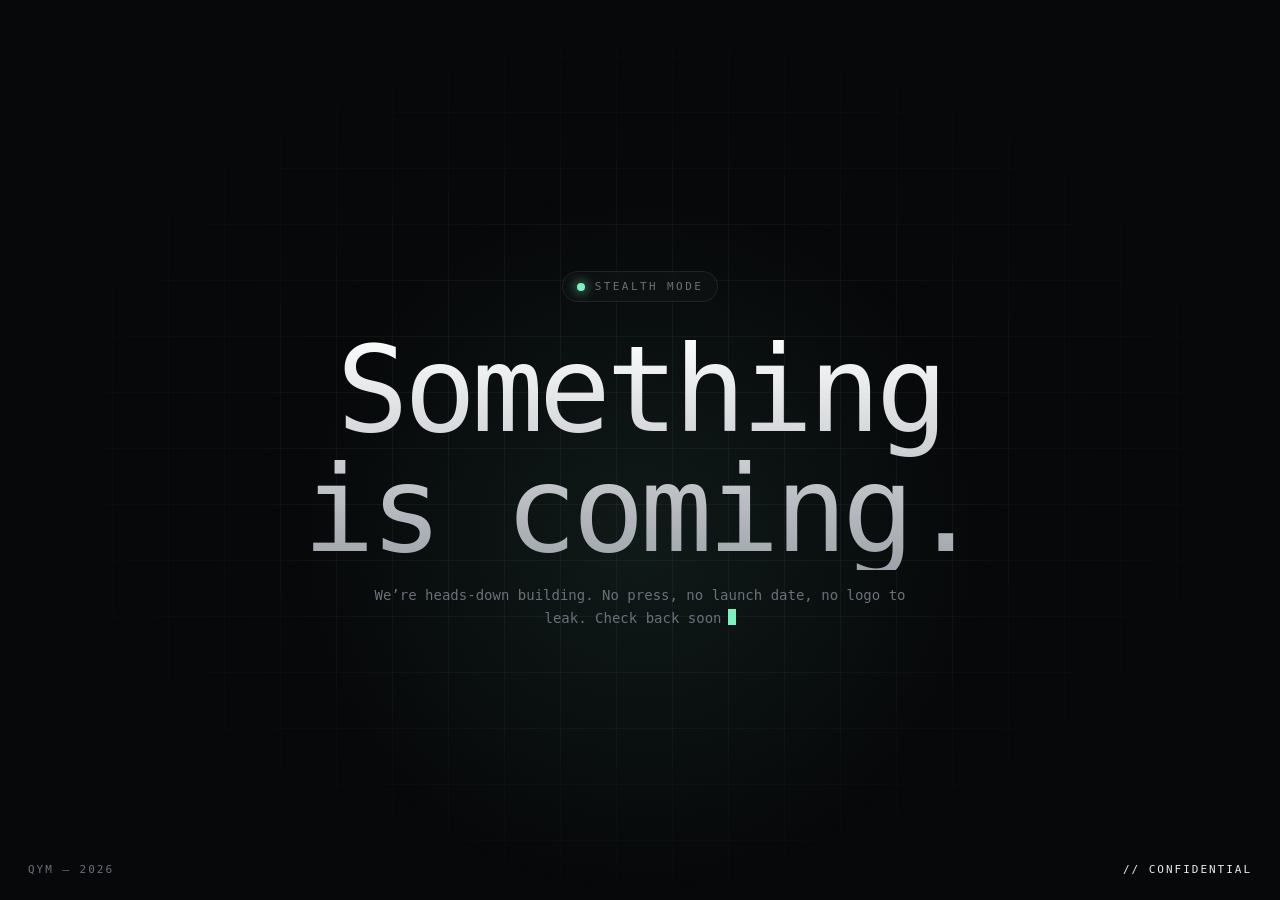
<file: index.html>
<!doctype html>
<html lang="en">
<head>
<meta charset="utf-8" />
<meta name="viewport" content="width=device-width, initial-scale=1" />
<meta name="robots" content="noindex, nofollow" />
<title>qym — stealth</title>
<style>
  :root {
    --bg: #07080a;
    --fg: #e7e9ec;
    --muted: #6b7079;
    --accent: #7cf2c1;
  }

  * { box-sizing: border-box; }

  html, body {
    margin: 0;
    height: 100%;
    background: var(--bg);
    color: var(--fg);
    font-family: ui-monospace, SFMono-Regular, "SF Mono", Menlo, Consolas, monospace;
    -webkit-font-smoothing: antialiased;
    overflow: hidden;
  }

  .grid {
    position: fixed;
    inset: 0;
    background-image:
      linear-gradient(to right, rgba(255,255,255,0.04) 1px, transparent 1px),
      linear-gradient(to bottom, rgba(255,255,255,0.04) 1px, transparent 1px);
    background-size: 56px 56px;
    mask-image: radial-gradient(ellipse at center, black 30%, transparent 75%);
    -webkit-mask-image: radial-gradient(ellipse at center, black 30%, transparent 75%);
    pointer-events: none;
  }

  .glow {
    position: fixed;
    inset: 0;
    background: radial-gradient(600px circle at 50% 60%, rgba(124, 242, 193, 0.08), transparent 60%);
    pointer-events: none;
  }

  main {
    position: relative;
    height: 100%;
    display: flex;
    flex-direction: column;
    align-items: center;
    justify-content: center;
    padding: 24px;
    text-align: center;
  }

  .badge {
    display: inline-flex;
    align-items: center;
    gap: 10px;
    font-size: 11px;
    letter-spacing: 0.22em;
    text-transform: uppercase;
    color: var(--muted);
    padding: 8px 14px;
    border: 1px solid rgba(255,255,255,0.08);
    border-radius: 999px;
    background: rgba(255,255,255,0.02);
    backdrop-filter: blur(6px);
  }

  .dot {
    width: 8px;
    height: 8px;
    border-radius: 50%;
    background: var(--accent);
    box-shadow: 0 0 12px var(--accent);
    animation: pulse 1.8s ease-in-out infinite;
  }

  @keyframes pulse {
    0%, 100% { opacity: 1; transform: scale(1); }
    50%      { opacity: 0.4; transform: scale(0.85); }
  }

  h1 {
    margin: 28px 0 14px;
    font-size: clamp(48px, 10vw, 120px);
    font-weight: 500;
    letter-spacing: -0.04em;
    line-height: 1;
    background: linear-gradient(180deg, #ffffff 0%, #8a9099 120%);
    -webkit-background-clip: text;
    background-clip: text;
    color: transparent;
  }

  .tagline {
    max-width: 540px;
    color: var(--muted);
    font-size: 14px;
    line-height: 1.6;
    margin: 0 auto;
  }

  .cursor {
    display: inline-block;
    width: 8px;
    height: 16px;
    background: var(--accent);
    margin-left: 6px;
    transform: translateY(2px);
    animation: blink 1s steps(2) infinite;
  }

  @keyframes blink { 50% { opacity: 0; } }

  footer {
    position: fixed;
    bottom: 24px;
    left: 0; right: 0;
    display: flex;
    justify-content: space-between;
    padding: 0 28px;
    font-size: 11px;
    letter-spacing: 0.18em;
    text-transform: uppercase;
    color: var(--muted);
  }

  footer span:last-child {
    color: var(--fg);
  }
</style>
</head>
<body>
  <div class="grid"></div>
  <div class="glow"></div>

  <main>
    <span class="badge"><span class="dot"></span> Stealth Mode</span>
    <h1>Something<br/>is coming.</h1>
    <p class="tagline">
      We&rsquo;re heads-down building. No press, no launch date, no logo to leak.
      Check back soon<span class="cursor"></span>
    </p>
  </main>

  <footer>
    <span>qym &mdash; 2026</span>
    <span>// confidential</span>
  </footer>
</body>
</html>
</file>
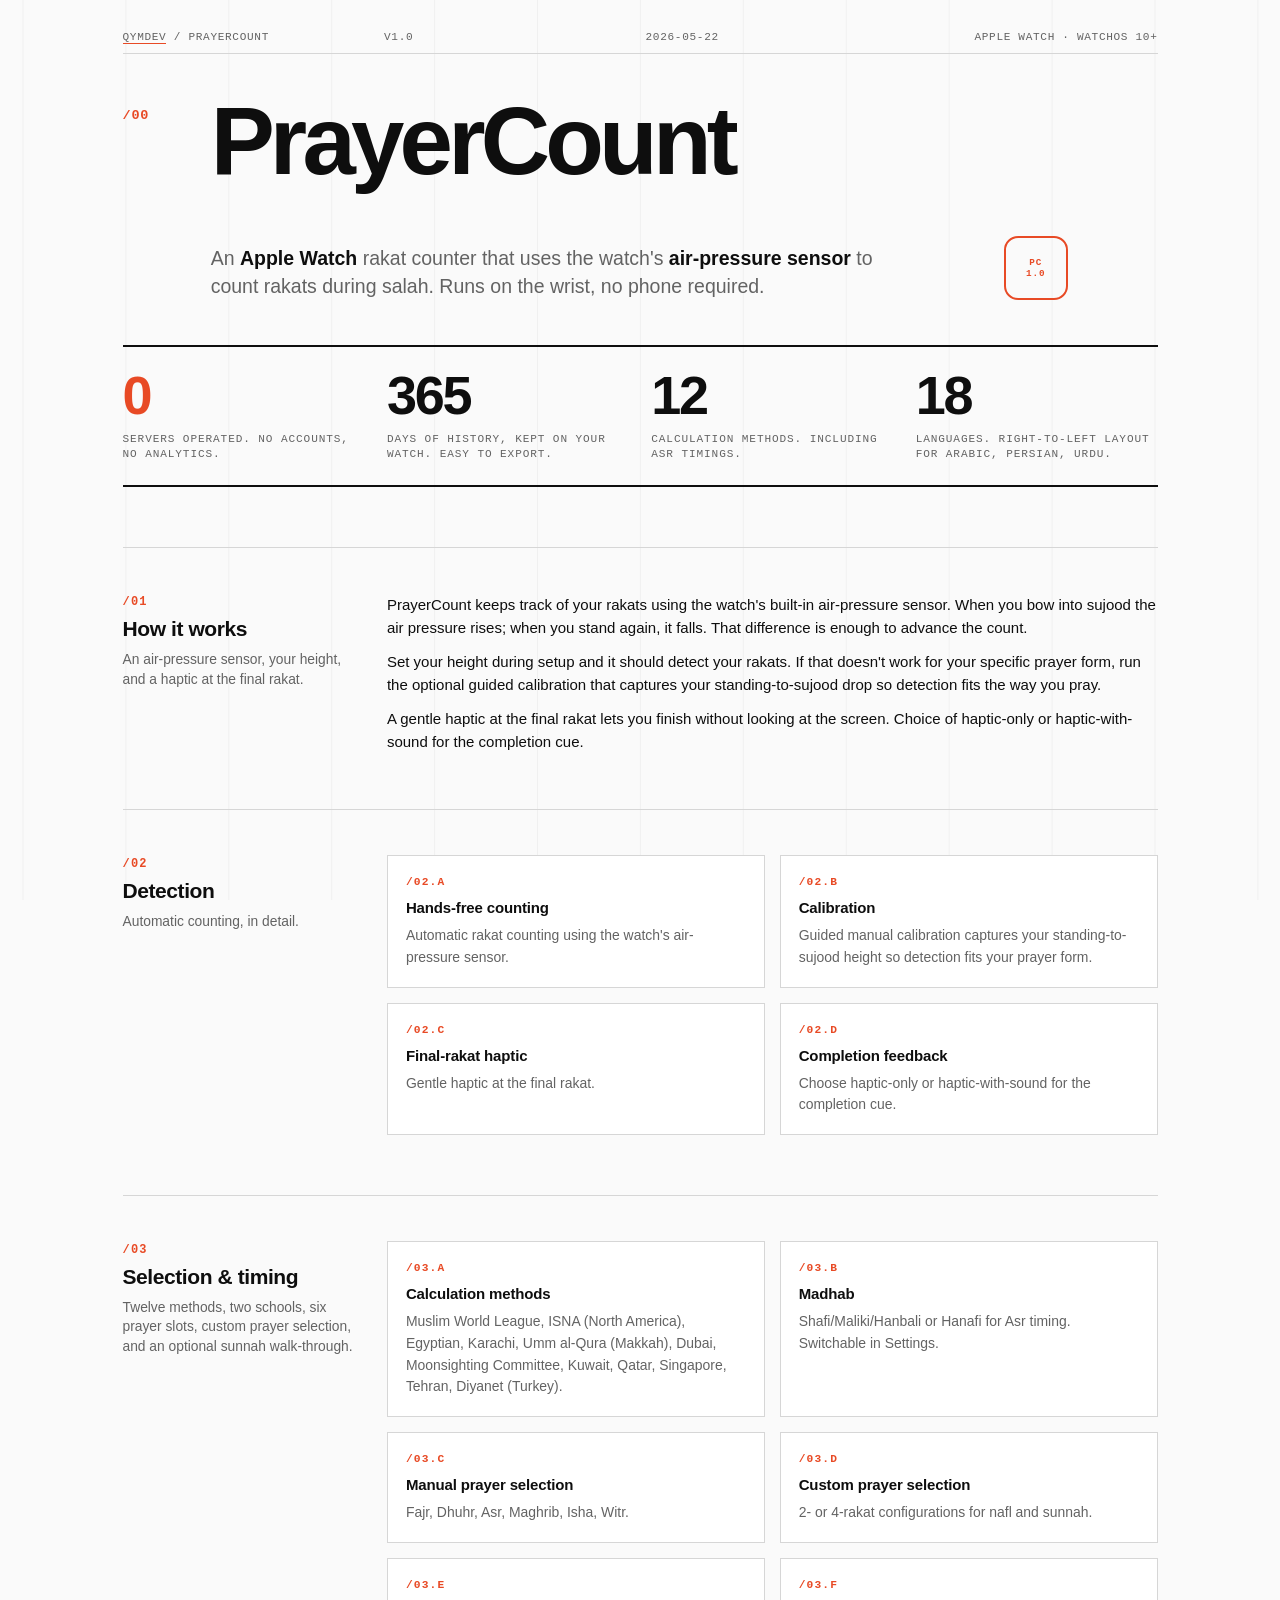
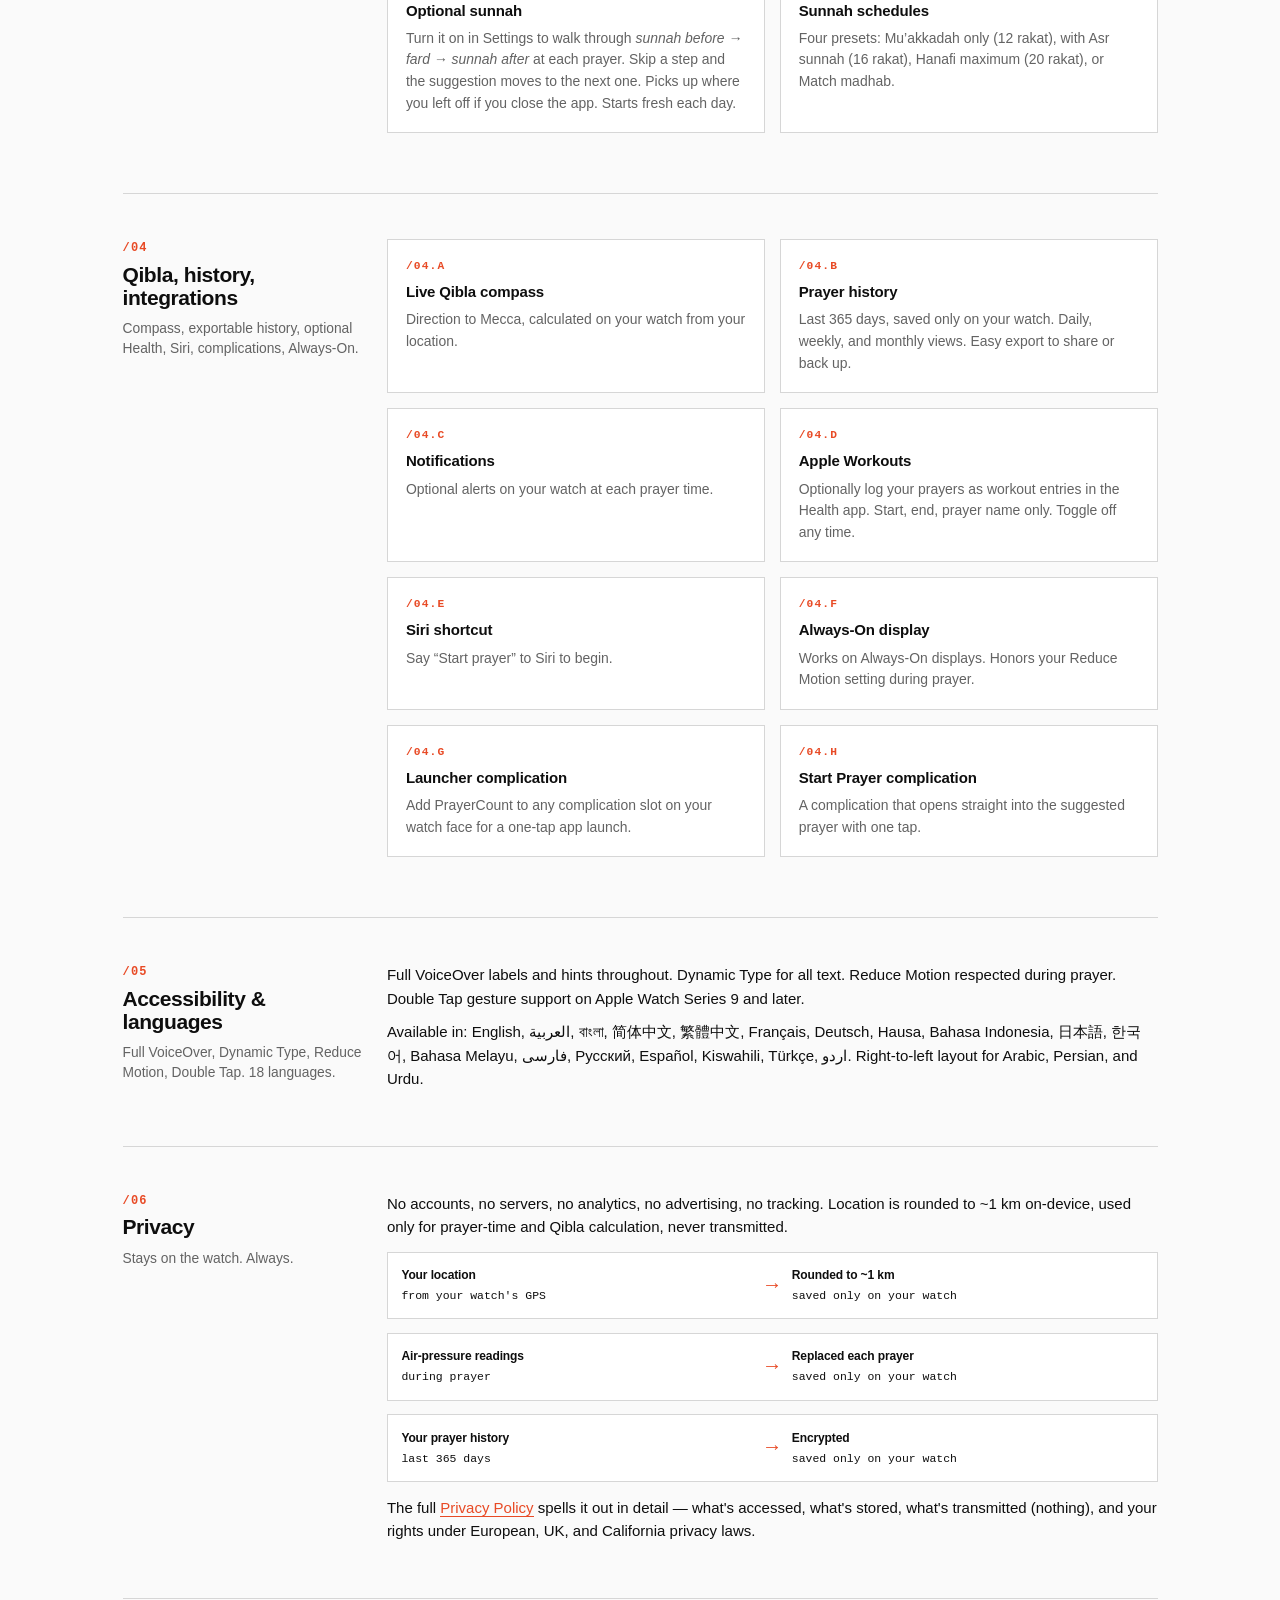
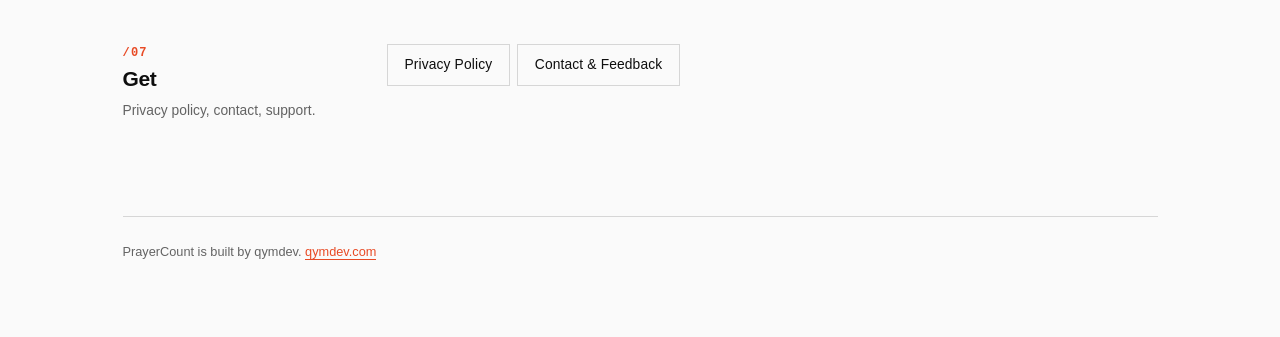
<file: prayercount/index.html>
<!doctype html>
<html lang="en">
<head>
  <meta charset="utf-8">
  <meta name="viewport" content="width=device-width, initial-scale=1">
  <title>PrayerCount — Apple Watch rakat counter</title>
  <meta name="description" content="PrayerCount is an Apple Watch app that counts the rakats of your daily prayer using the watch's barometric altimeter.">
  <link rel="stylesheet" href="style.css">
</head>
<body>
<div class="frame">
  <header class="meta-row">
    <div><a href="https://qymdev.com/">qymdev</a> / prayercount</div>
    <div>v1.0</div>
    <div>2026-05-22</div>
    <div>Apple Watch · watchOS 10+</div>
  </header>

  <div class="hero">
    <div class="ord">/00</div>
    <h1>PrayerCount</h1>
    <p class="tagline">An <strong>Apple Watch</strong> rakat counter that uses the watch's <strong>air-pressure sensor</strong> to count rakats during salah. Runs on the wrist, no phone required.</p>
    <div class="signal">PC<br>1.0</div>
  </div>

  <div class="stats">
    <div class="stat">
      <p class="num accent">0</p>
      <p class="label">Servers operated. No accounts, no analytics.</p>
    </div>
    <div class="stat">
      <p class="num">365</p>
      <p class="label">Days of history, kept on your watch. Easy to export.</p>
    </div>
    <div class="stat">
      <p class="num">12</p>
      <p class="label">Calculation methods. Including Asr timings.</p>
    </div>
    <div class="stat">
      <p class="num">18</p>
      <p class="label">Languages. Right-to-left layout for Arabic, Persian, Urdu.</p>
    </div>
  </div>

  <section>
    <div class="lead">
      <span class="ord">/01</span>
      <h2>How it works</h2>
      <p class="lead-dek">An air-pressure sensor, your height, and a haptic at the final rakat.</p>
    </div>
    <div class="body">
      <p>PrayerCount keeps track of your rakats using the watch's built-in air-pressure sensor. When you bow into sujood the air pressure rises; when you stand again, it falls. That difference is enough to advance the count.</p>
      <p>Set your height during setup and it should detect your rakats. If that doesn't work for your specific prayer form, run the optional guided calibration that captures your standing-to-sujood drop so detection fits the way you pray.</p>
      <p>A gentle haptic at the final rakat lets you finish without looking at the screen. Choice of haptic-only or haptic-with-sound for the completion cue.</p>
    </div>
  </section>

  <section>
    <div class="lead">
      <span class="ord">/02</span>
      <h2>Detection</h2>
      <p class="lead-dek">Automatic counting, in detail.</p>
    </div>
    <div class="body">
      <div class="cards">
        <div class="card">
          <p class="num">/02.A</p>
          <h4>Hands-free counting</h4>
          <p>Automatic rakat counting using the watch's air-pressure sensor.</p>
        </div>
        <div class="card">
          <p class="num">/02.B</p>
          <h4>Calibration</h4>
          <p>Guided manual calibration captures your standing-to-sujood height so detection fits your prayer form.</p>
        </div>
        <div class="card">
          <p class="num">/02.C</p>
          <h4>Final-rakat haptic</h4>
          <p>Gentle haptic at the final rakat.</p>
        </div>
        <div class="card">
          <p class="num">/02.D</p>
          <h4>Completion feedback</h4>
          <p>Choose haptic-only or haptic-with-sound for the completion cue.</p>
        </div>
      </div>
    </div>
  </section>

  <section>
    <div class="lead">
      <span class="ord">/03</span>
      <h2>Selection &amp; timing</h2>
      <p class="lead-dek">Twelve methods, two schools, six prayer slots, custom prayer selection, and an optional sunnah walk-through.</p>
    </div>
    <div class="body">
      <div class="cards">
        <div class="card">
          <p class="num">/03.A</p>
          <h4>Calculation methods</h4>
          <p>Muslim World League, ISNA (North America), Egyptian, Karachi, Umm al-Qura (Makkah), Dubai, Moonsighting Committee, Kuwait, Qatar, Singapore, Tehran, Diyanet (Turkey).</p>
        </div>
        <div class="card">
          <p class="num">/03.B</p>
          <h4>Madhab</h4>
          <p>Shafi/Maliki/Hanbali or Hanafi for Asr timing. Switchable in Settings.</p>
        </div>
        <div class="card">
          <p class="num">/03.C</p>
          <h4>Manual prayer selection</h4>
          <p>Fajr, Dhuhr, Asr, Maghrib, Isha, Witr.</p>
        </div>
        <div class="card">
          <p class="num">/03.D</p>
          <h4>Custom prayer selection</h4>
          <p>2- or 4-rakat configurations for nafl and sunnah.</p>
        </div>
        <div class="card">
          <p class="num">/03.E</p>
          <h4>Optional sunnah</h4>
          <p>Turn it on in Settings to walk through <em>sunnah before &rarr; fard &rarr; sunnah after</em> at each prayer. Skip a step and the suggestion moves to the next one. Picks up where you left off if you close the app. Starts fresh each day.</p>
        </div>
        <div class="card">
          <p class="num">/03.F</p>
          <h4>Sunnah schedules</h4>
          <p>Four presets: Mu&rsquo;akkadah only (12 rakat), with Asr sunnah (16 rakat), Hanafi maximum (20 rakat), or Match madhab.</p>
        </div>
      </div>
    </div>
  </section>

  <section>
    <div class="lead">
      <span class="ord">/04</span>
      <h2>Qibla, history, integrations</h2>
      <p class="lead-dek">Compass, exportable history, optional Health, Siri, complications, Always-On.</p>
    </div>
    <div class="body">
      <div class="cards">
        <div class="card">
          <p class="num">/04.A</p>
          <h4>Live Qibla compass</h4>
          <p>Direction to Mecca, calculated on your watch from your location.</p>
        </div>
        <div class="card">
          <p class="num">/04.B</p>
          <h4>Prayer history</h4>
          <p>Last 365 days, saved only on your watch. Daily, weekly, and monthly views. Easy export to share or back up.</p>
        </div>
        <div class="card">
          <p class="num">/04.C</p>
          <h4>Notifications</h4>
          <p>Optional alerts on your watch at each prayer time.</p>
        </div>
        <div class="card">
          <p class="num">/04.D</p>
          <h4>Apple Workouts</h4>
          <p>Optionally log your prayers as workout entries in the Health app. Start, end, prayer name only. Toggle off any time.</p>
        </div>
        <div class="card">
          <p class="num">/04.E</p>
          <h4>Siri shortcut</h4>
          <p>Say &ldquo;Start prayer&rdquo; to Siri to begin.</p>
        </div>
        <div class="card">
          <p class="num">/04.F</p>
          <h4>Always-On display</h4>
          <p>Works on Always-On displays. Honors your Reduce Motion setting during prayer.</p>
        </div>
        <div class="card">
          <p class="num">/04.G</p>
          <h4>Launcher complication</h4>
          <p>Add PrayerCount to any complication slot on your watch face for a one-tap app launch.</p>
        </div>
        <div class="card">
          <p class="num">/04.H</p>
          <h4>Start Prayer complication</h4>
          <p>A complication that opens straight into the suggested prayer with one tap.</p>
        </div>
      </div>
    </div>
  </section>

  <section>
    <div class="lead">
      <span class="ord">/05</span>
      <h2>Accessibility &amp; languages</h2>
      <p class="lead-dek">Full VoiceOver, Dynamic Type, Reduce Motion, Double Tap. 18 languages.</p>
    </div>
    <div class="body">
      <p>Full VoiceOver labels and hints throughout. Dynamic Type for all text. Reduce Motion respected during prayer. Double Tap gesture support on Apple Watch Series 9 and later.</p>
      <p>Available in: English, العربية, বাংলা, 简体中文, 繁體中文, Français, Deutsch, Hausa, Bahasa Indonesia, 日本語, 한국어, Bahasa Melayu, فارسی, Русский, Español, Kiswahili, Türkçe, اردو. Right-to-left layout for Arabic, Persian, and Urdu.</p>
    </div>
  </section>

  <section>
    <div class="lead">
      <span class="ord">/06</span>
      <h2>Privacy</h2>
      <p class="lead-dek">Stays on the watch. Always.</p>
    </div>
    <div class="body">
      <p>No accounts, no servers, no analytics, no advertising, no tracking. Location is rounded to ~1&nbsp;km on-device, used only for prayer-time and Qibla calculation, never transmitted.</p>
      <div class="flow">
        <div class="source"><strong>Your location</strong>from your watch's GPS</div>
        <div class="arrow">→</div>
        <div class="dest"><strong>Rounded to ~1 km</strong>saved only on your watch</div>
      </div>
      <div class="flow">
        <div class="source"><strong>Air-pressure readings</strong>during prayer</div>
        <div class="arrow">→</div>
        <div class="dest"><strong>Replaced each prayer</strong>saved only on your watch</div>
      </div>
      <div class="flow">
        <div class="source"><strong>Your prayer history</strong>last 365 days</div>
        <div class="arrow">→</div>
        <div class="dest"><strong>Encrypted</strong>saved only on your watch</div>
      </div>
      <p>The full <a href="privacy/">Privacy Policy</a> spells it out in detail &mdash; what's accessed, what's stored, what's transmitted (nothing), and your rights under European, UK, and California privacy laws.</p>
    </div>
  </section>

  <section>
    <div class="lead">
      <span class="ord">/07</span>
      <h2>Get</h2>
      <p class="lead-dek">Privacy policy, contact, support.</p>
    </div>
    <div class="body">
      <div class="links">
        <a href="privacy/">Privacy Policy</a>
        <a href="mailto:prayercount@qymdev.com">Contact &amp; Feedback</a>
      </div>
    </div>
  </section>

  <footer>
    <p>PrayerCount is built by qymdev. <a href="https://qymdev.com/">qymdev.com</a></p>
  </footer>
</div>
</body>
</html>
</file>
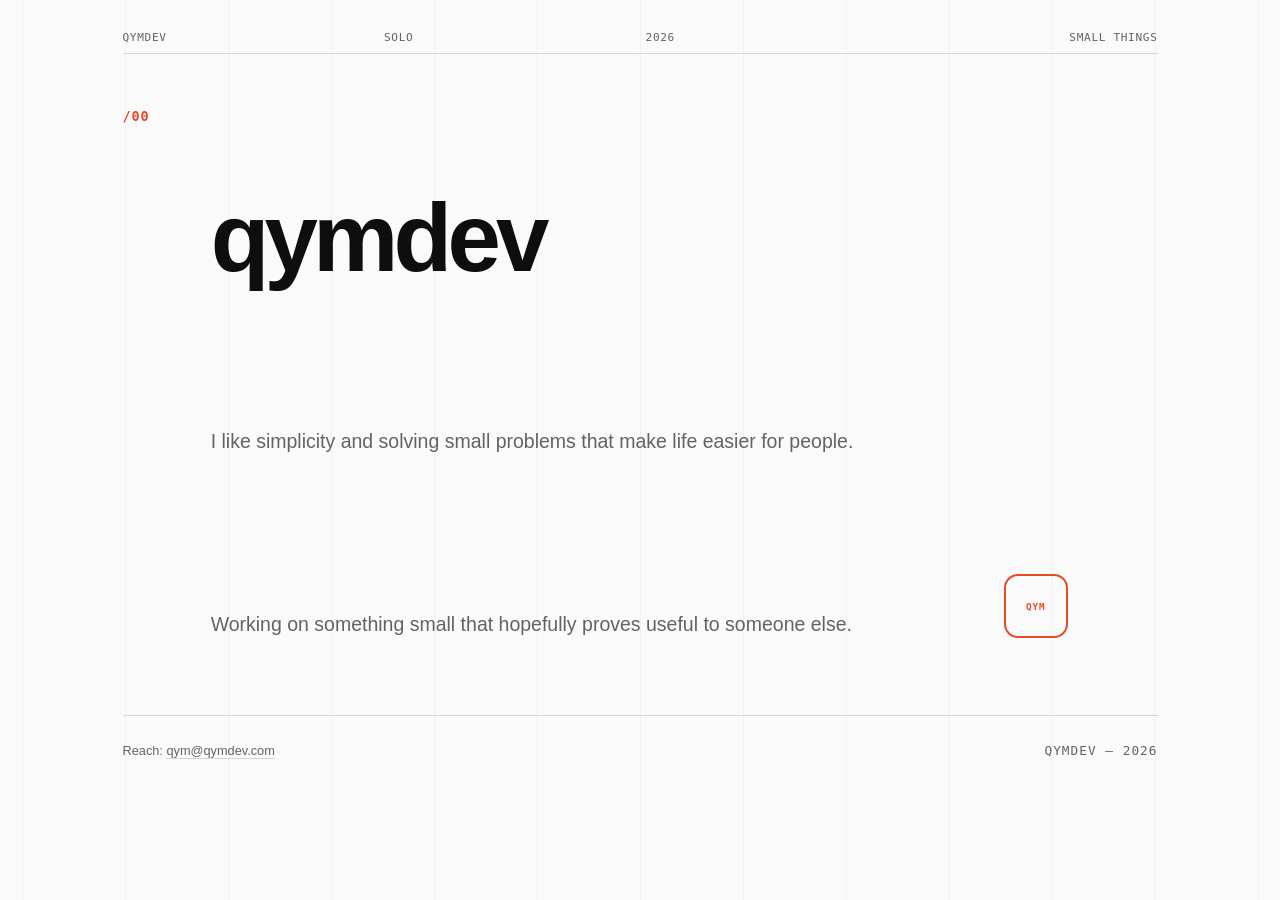
<file: qymdev/index.html>
<!doctype html>
<html lang="en">
<head>
<meta charset="utf-8" />
<meta name="viewport" content="width=device-width, initial-scale=1" />
<meta name="robots" content="noindex, nofollow" />
<title>qymdev</title>
<style>
  :root {
    --bg: #fafafa;
    --fg: #0e0e0e;
    --muted: #636363;
    --accent: #e84a25;
    --border: #d6d6d6;
    --grid-line: rgba(0, 0, 0, 0.04);
    --card-bg: #ffffff;
    --sans: -apple-system, BlinkMacSystemFont, "Inter Tight", "Inter", "Helvetica Neue", sans-serif;
    --mono: ui-monospace, SFMono-Regular, "JetBrains Mono", Menlo, Consolas, monospace;
  }
  @media (prefers-color-scheme: dark) {
    :root {
      --bg: #0a0a0a;
      --fg: #fafafa;
      --muted: #8b8b8b;
      --border: #2a2a2a;
      --grid-line: rgba(255, 255, 255, 0.04);
      --card-bg: #141414;
    }
  }

  * { box-sizing: border-box; }
  html, body { margin: 0; padding: 0; }
  body {
    font-family: var(--sans);
    font-size: 15px;
    line-height: 1.55;
    color: var(--fg);
    background: var(--bg);
    -webkit-font-smoothing: antialiased;
    text-rendering: optimizeLegibility;
    background-image: linear-gradient(to right, var(--grid-line) 1px, transparent 1px);
    background-size: calc((100% - 3em) / 12) 100%;
    background-position: 1.5em 0;
    background-attachment: fixed;
    font-variant-numeric: tabular-nums;
    min-height: 100vh;
  }

  .frame { max-width: 1080px; margin: 0 auto; padding: 1.5em 1.5em 5em; }

  .meta-row {
    display: grid;
    grid-template-columns: repeat(12, 1fr);
    gap: 1em;
    font-family: var(--mono);
    font-size: 0.74em;
    letter-spacing: 0.06em;
    text-transform: uppercase;
    color: var(--muted);
    border-bottom: 1px solid var(--border);
    padding: 0.6em 0;
    margin-bottom: 4em;
  }
  .meta-row > div { grid-column: span 3; }
  .meta-row > div:last-child { text-align: right; grid-column: 10 / -1; }
  .meta-row a { color: var(--muted); text-decoration: none; }
  .meta-row a:hover { color: var(--accent); }

  .hero {
    display: grid;
    grid-template-columns: repeat(12, 1fr);
    gap: 1.5em;
    margin-bottom: 3em;
    align-items: end;
    min-height: 60vh;
  }
  .hero .ord {
    grid-column: 1 / span 1;
    font-family: var(--mono);
    font-size: 0.9em;
    font-weight: 700;
    color: var(--accent);
    align-self: start;
    letter-spacing: 0.06em;
    padding-top: 0.6em;
  }
  .hero h1 {
    grid-column: 2 / span 9;
    font-family: var(--sans);
    font-size: clamp(3em, 9.5vw, 6.4em);
    font-weight: 800;
    line-height: 0.9;
    letter-spacing: -0.05em;
    margin: 0 0 0.3em;
    color: var(--fg);
  }
  .hero .tagline {
    grid-column: 2 / span 8;
    font-size: 1.3em;
    line-height: 1.4;
    color: var(--muted);
    font-weight: 500;
    margin: 0;
  }
  .hero .tagline strong { color: var(--fg); }
  .hero .signal {
    grid-column: 11 / -1;
    align-self: end;
    width: 64px;
    height: 64px;
    border: 2px solid var(--accent);
    border-radius: 14px;
    display: grid;
    place-items: center;
    color: var(--accent);
    font-family: var(--mono);
    font-size: 0.62em;
    letter-spacing: 0.1em;
    text-align: center;
    line-height: 1.2;
    font-weight: 700;
    text-transform: uppercase;
  }

  a { color: var(--accent); text-decoration: none; border-bottom: 1px solid var(--accent); }
  a:hover { background: var(--accent); color: var(--bg); border-bottom-color: var(--accent); }

  footer {
    display: grid;
    grid-template-columns: repeat(12, 1fr);
    gap: 1.5em;
    margin-top: 6em;
    padding: 2em 0 0;
    border-top: 1px solid var(--border);
    font-size: 0.85em;
    color: var(--muted);
  }
  footer p { grid-column: 1 / span 8; margin: 0; }
  footer p a { color: var(--muted); border-bottom: 1px solid var(--border); }
  footer p a:hover { color: var(--accent); border-bottom-color: var(--accent); background: transparent; }
  footer .coord {
    grid-column: 11 / -1;
    text-align: right;
    font-family: var(--mono);
    letter-spacing: 0.08em;
    text-transform: uppercase;
  }

  @media (max-width: 720px) {
    body { background-image: none; font-size: 14px; }
    .frame { padding: 1em 1em 3em; }
    .meta-row, .hero, footer { display: block; }
    .meta-row { padding: 0.6em 0; margin-bottom: 2.5em; }
    .meta-row > div { display: inline-block; margin-right: 1em; grid-column: auto; }
    .meta-row > div:last-child { display: block; text-align: left; margin-top: 0.4em; margin-right: 0; }
    .hero { min-height: 0; }
    .hero h1 { font-size: 3em; margin-bottom: 0.4em; }
    .hero .signal, .hero .ord { display: none; }
    footer p, footer .coord { grid-column: auto; text-align: left; }
    footer .coord { margin-top: 0.5em; }
  }
</style>
</head>
<body>
<div class="frame">
  <header class="meta-row">
    <div>qymdev</div>
    <div>solo</div>
    <div>2026</div>
    <div>small things</div>
  </header>

  <div class="hero">
    <div class="ord">/00</div>
    <h1>qymdev</h1>
    <p class="tagline">I like simplicity and solving small problems that make life easier for people.</p>
    <p class="tagline">Working on something small that hopefully proves useful to someone else.</p>
    <div class="signal">QYM</div>
  </div>

  <footer>
    <p>Reach: <a href="mailto:qym@qymdev.com">qym@qymdev.com</a></p>
    <div class="coord">qymdev &mdash; 2026</div>
  </footer>
</div>
</body>
</html>
</file>
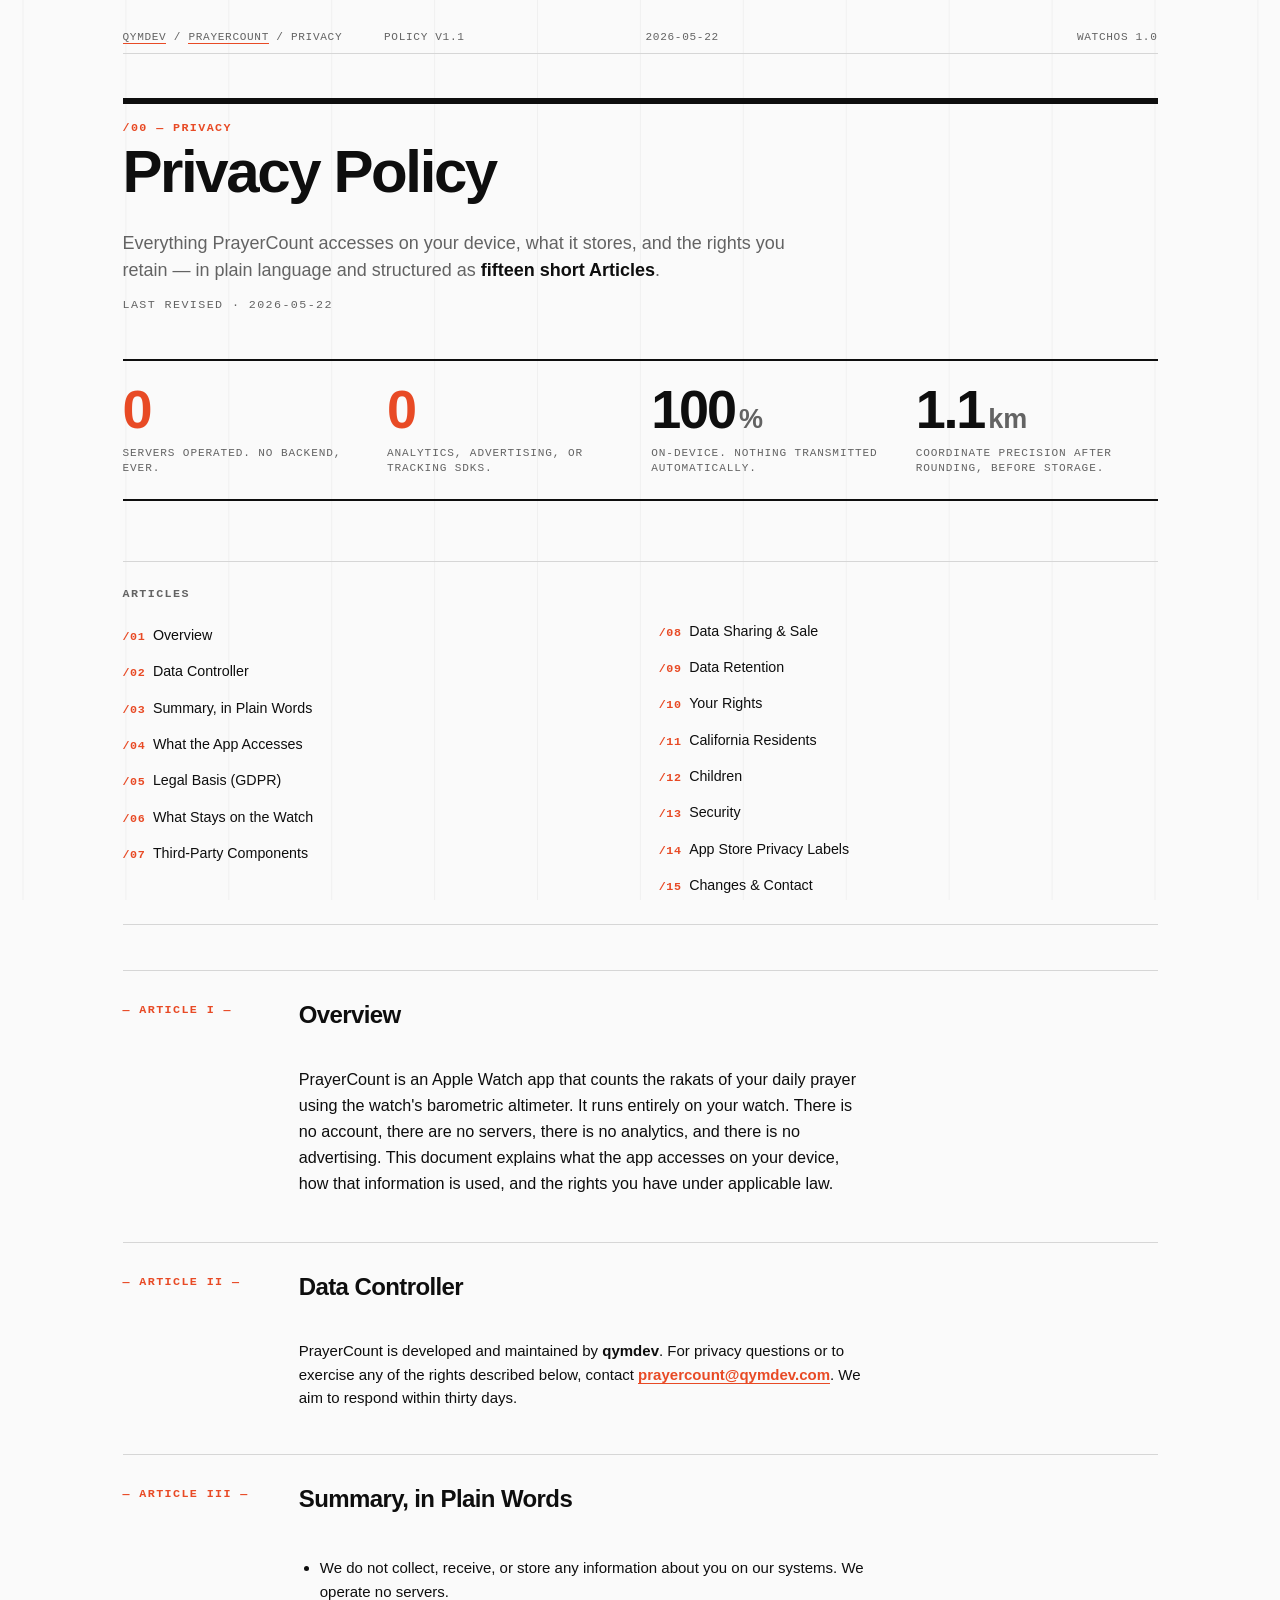
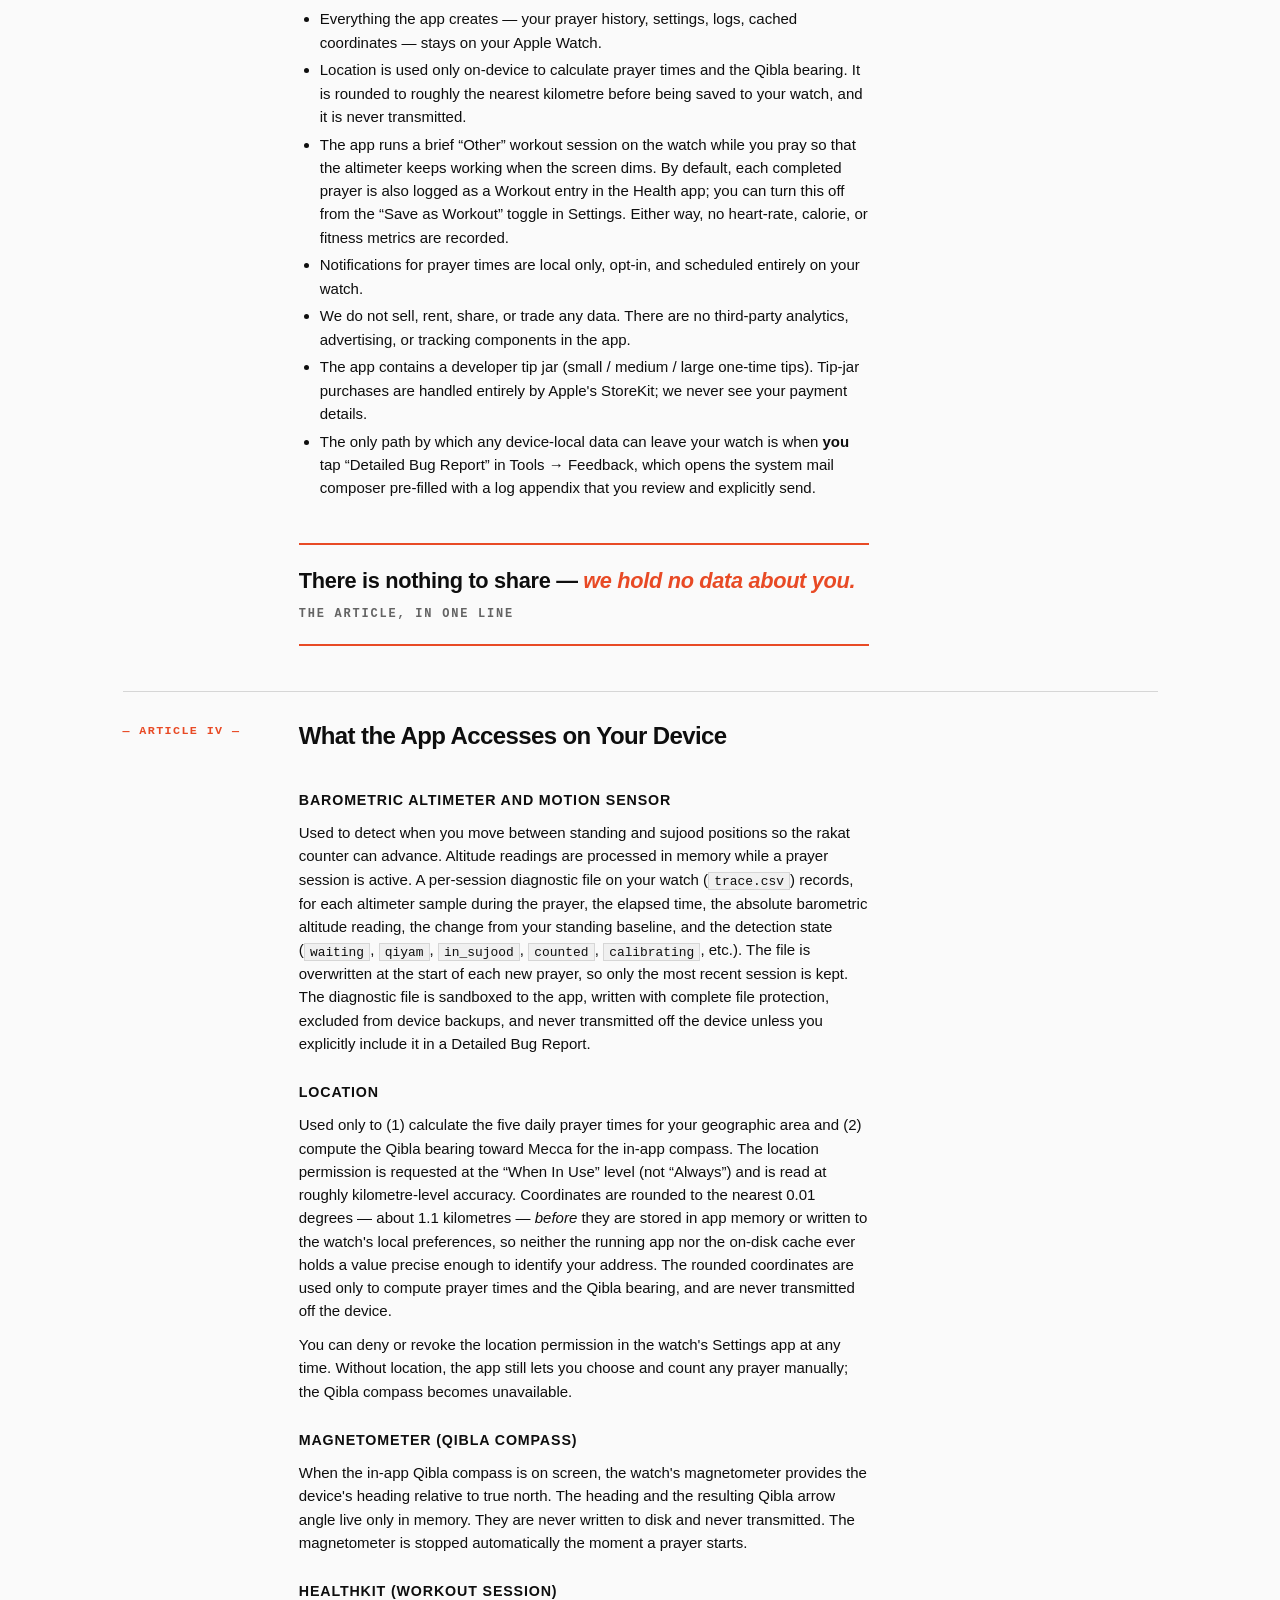
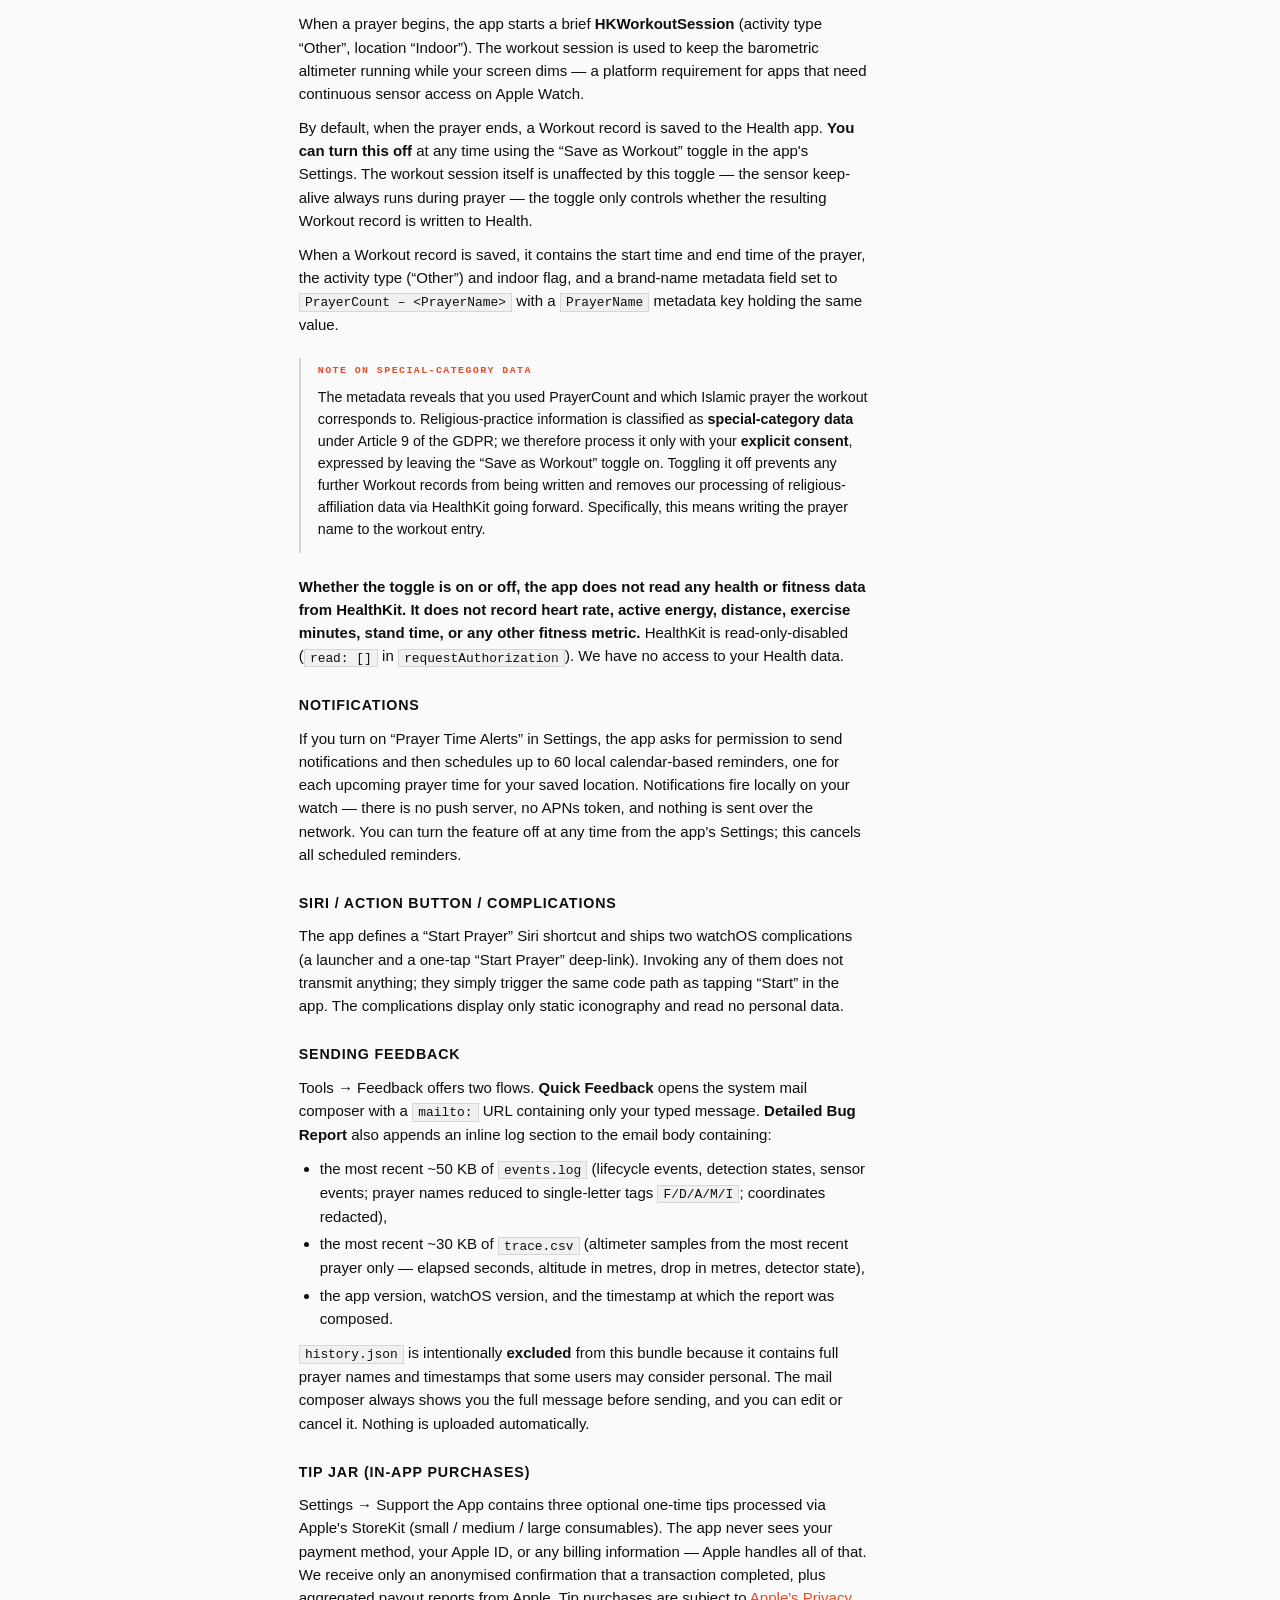
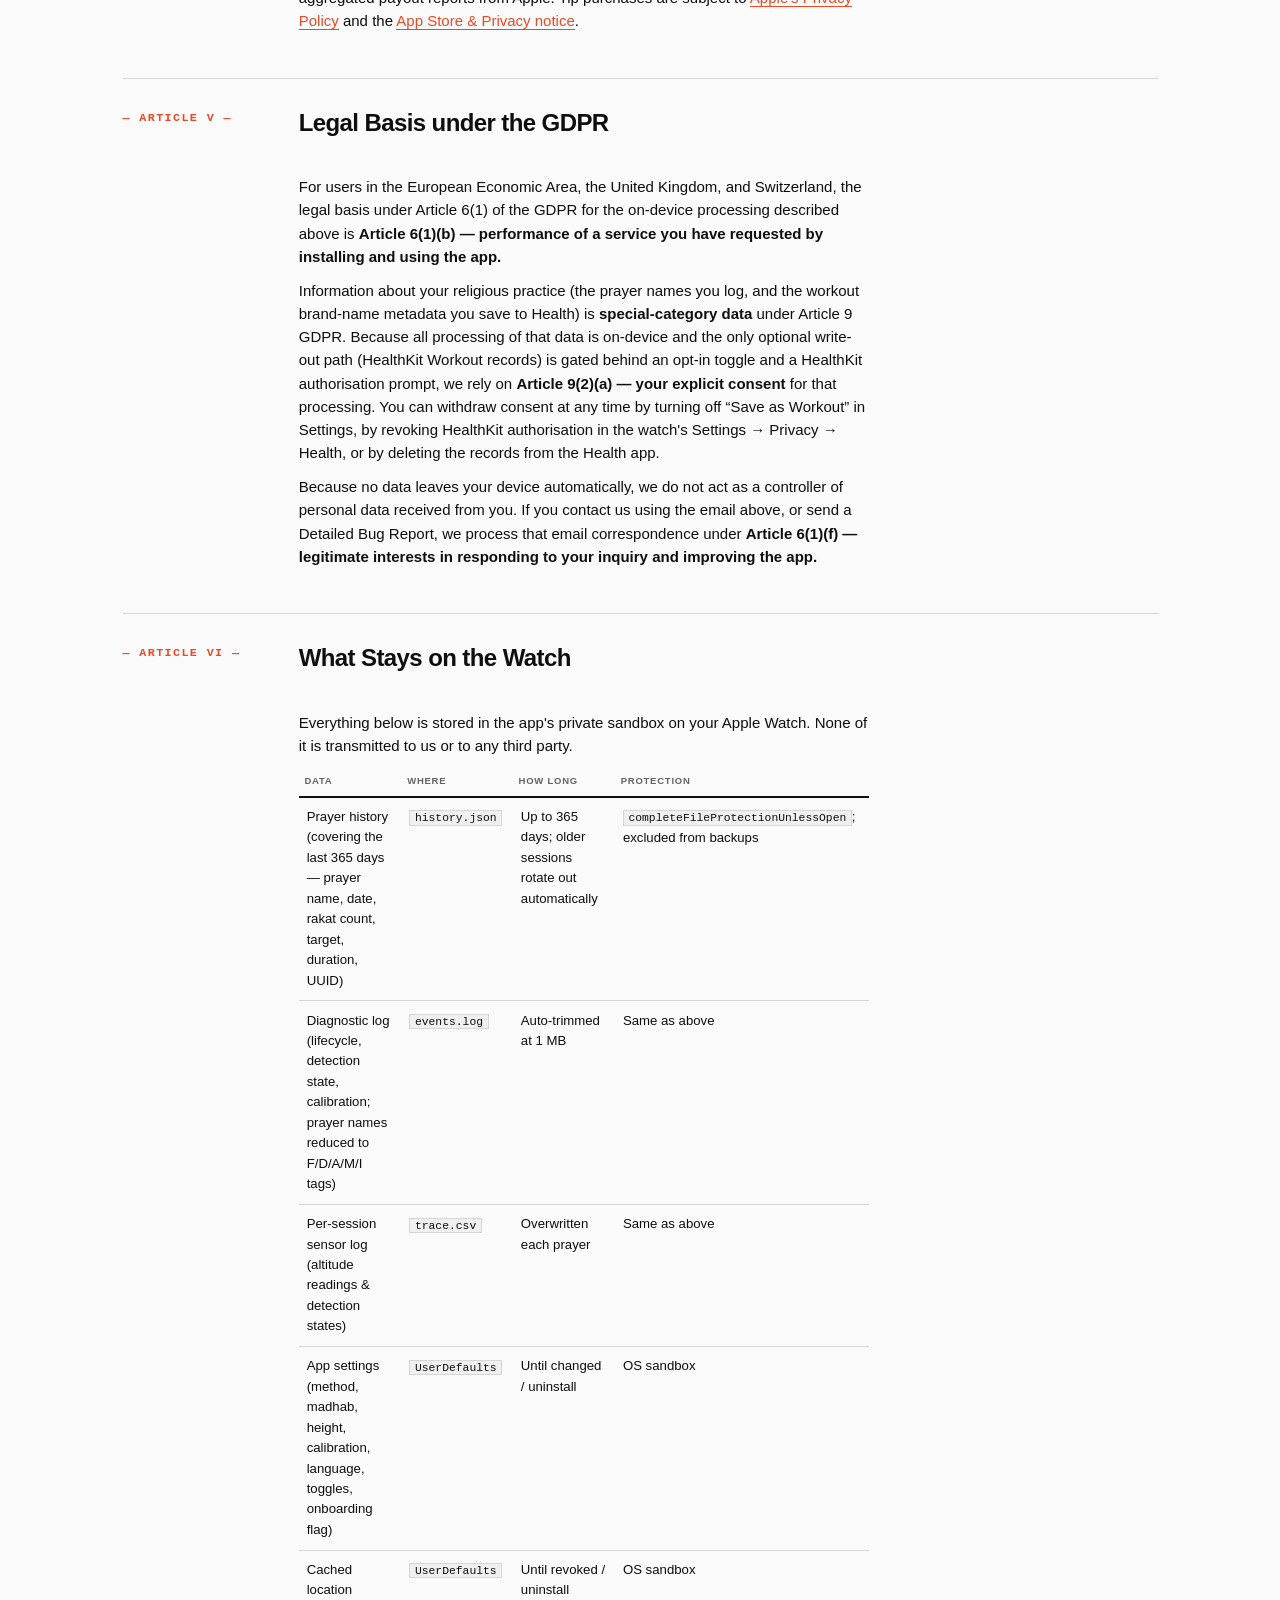
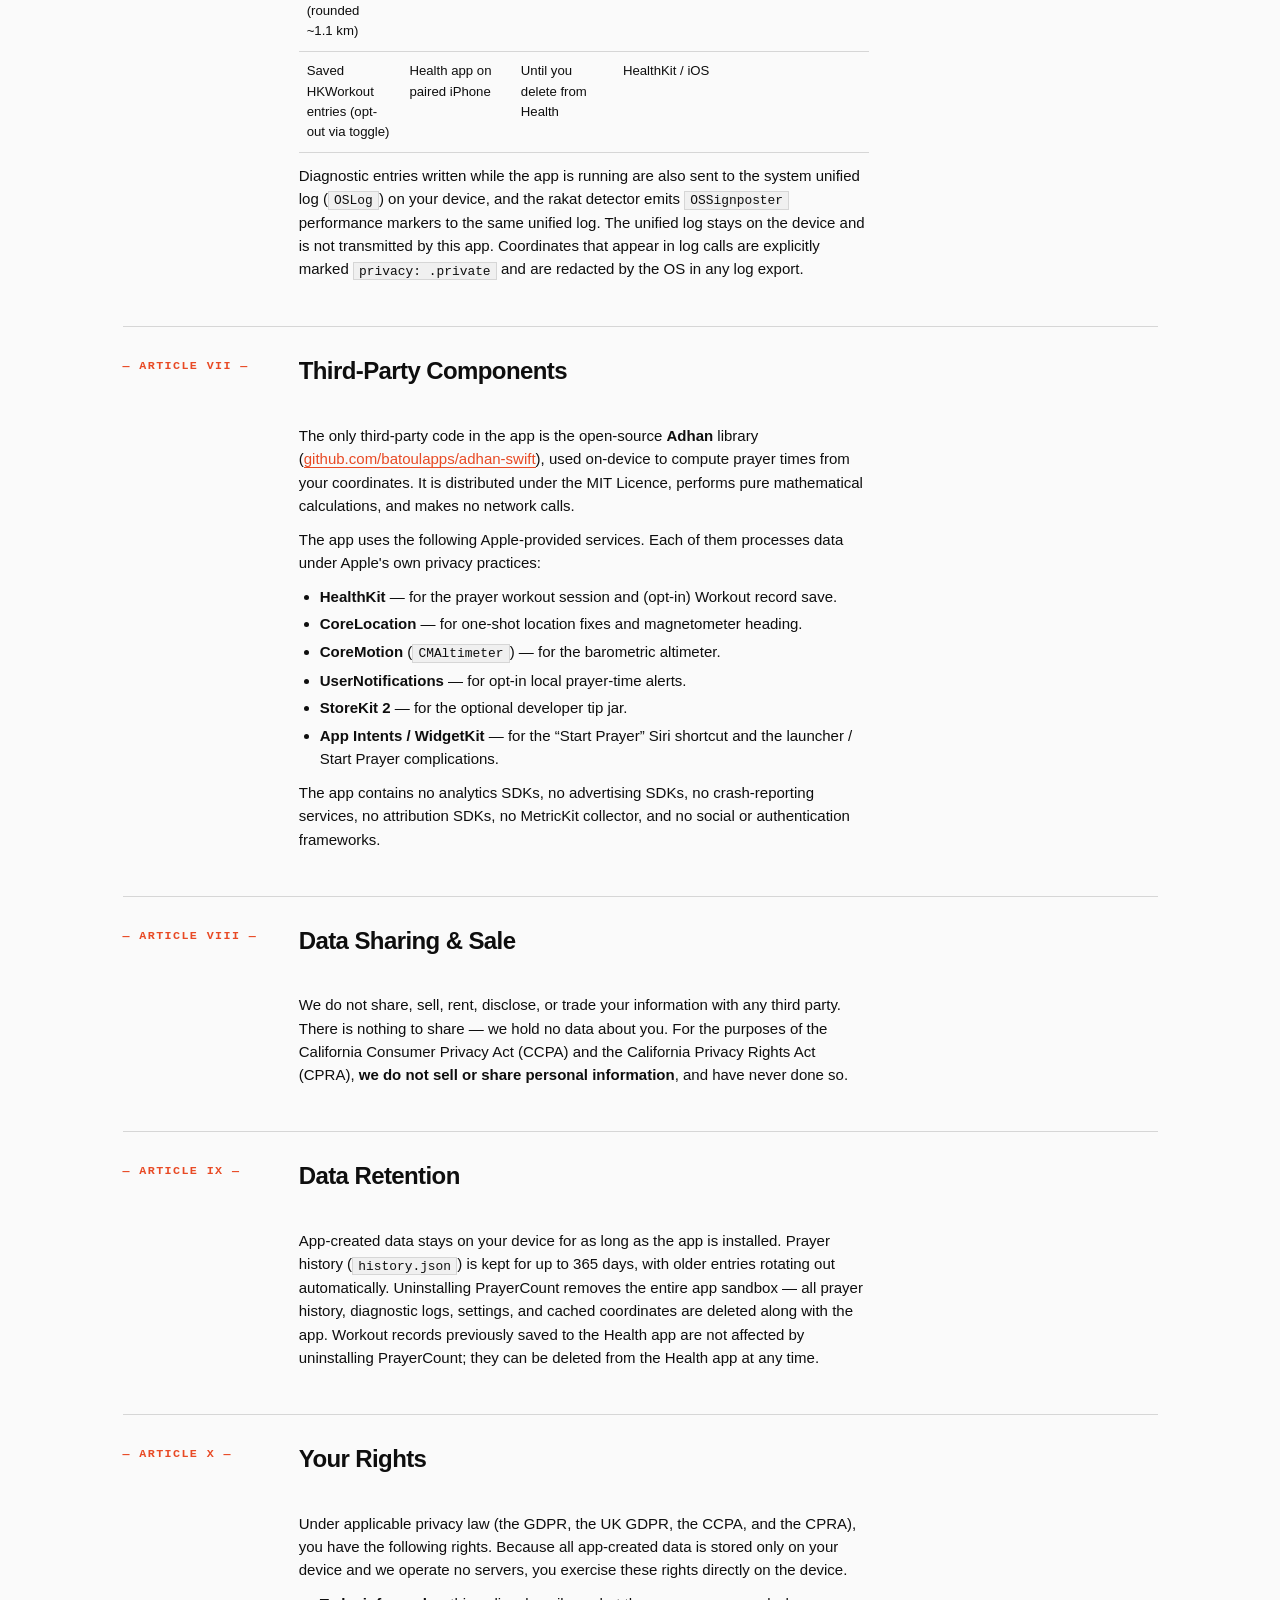
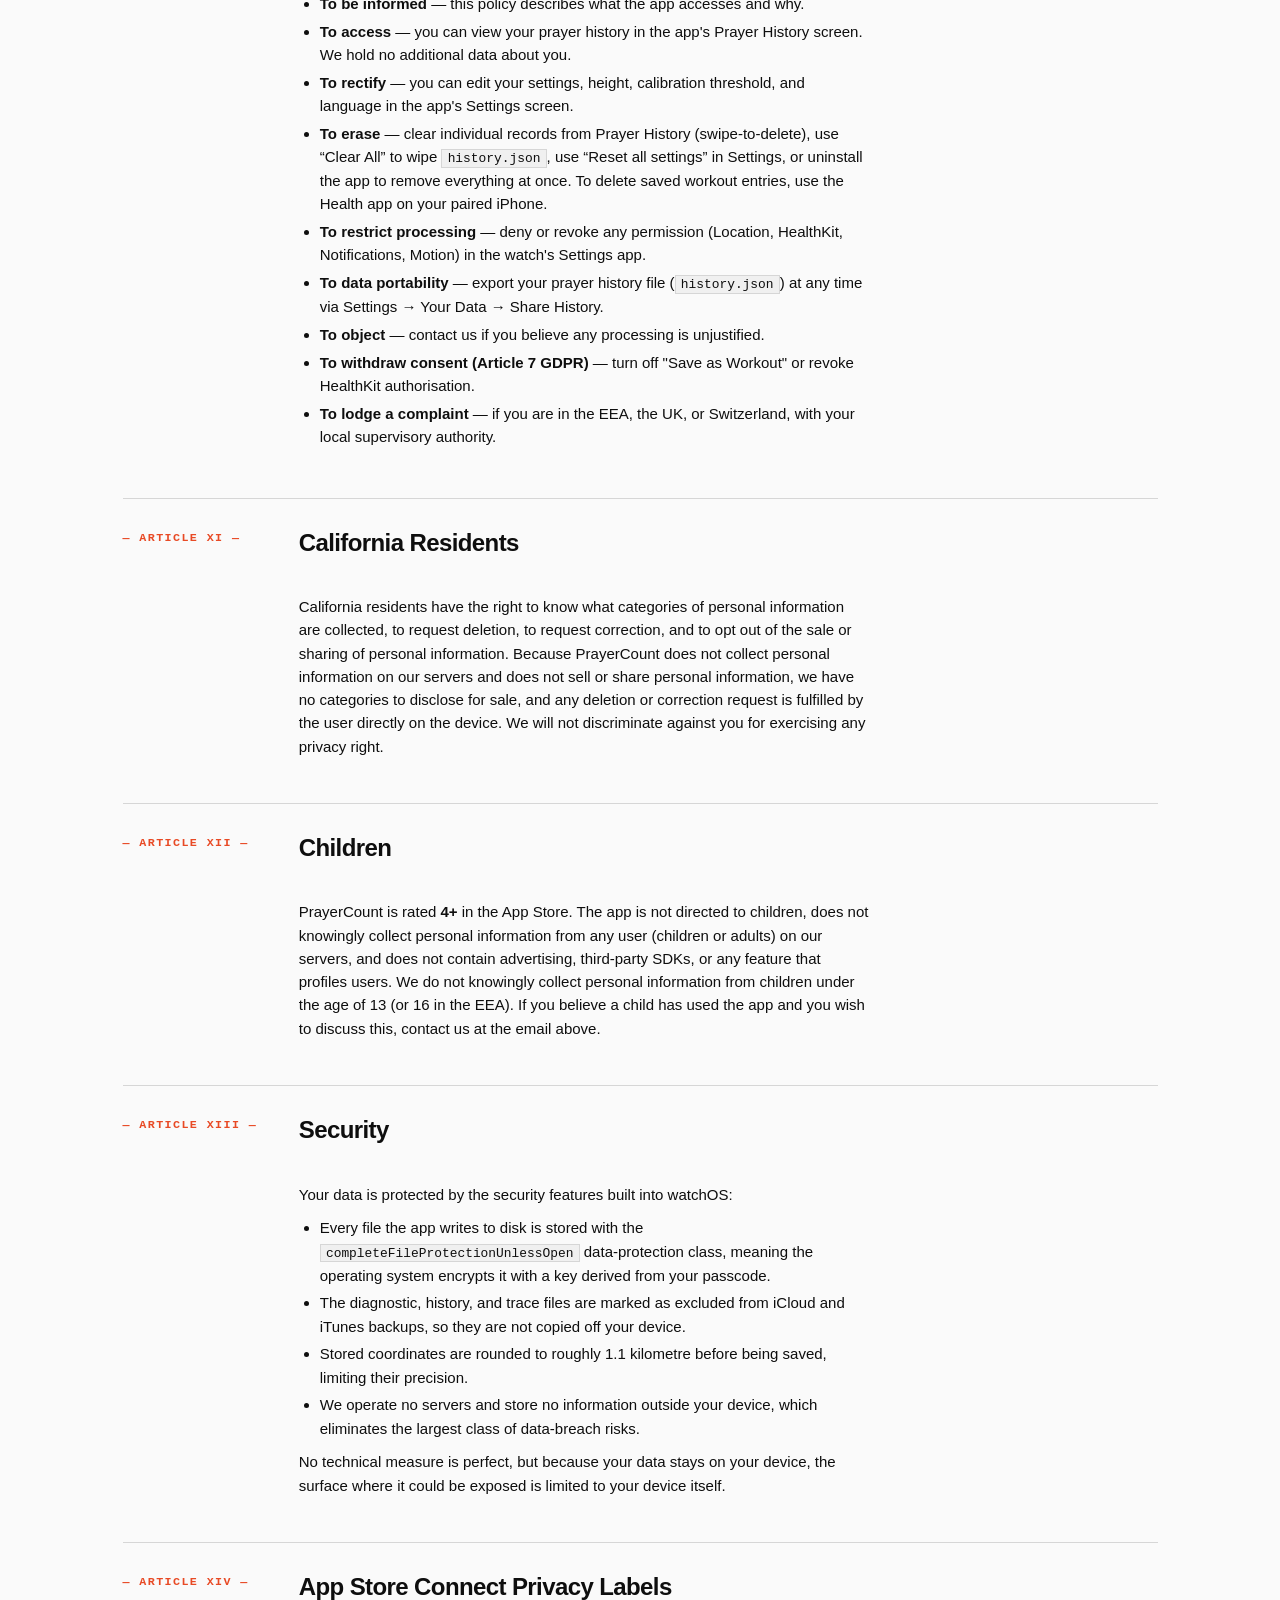
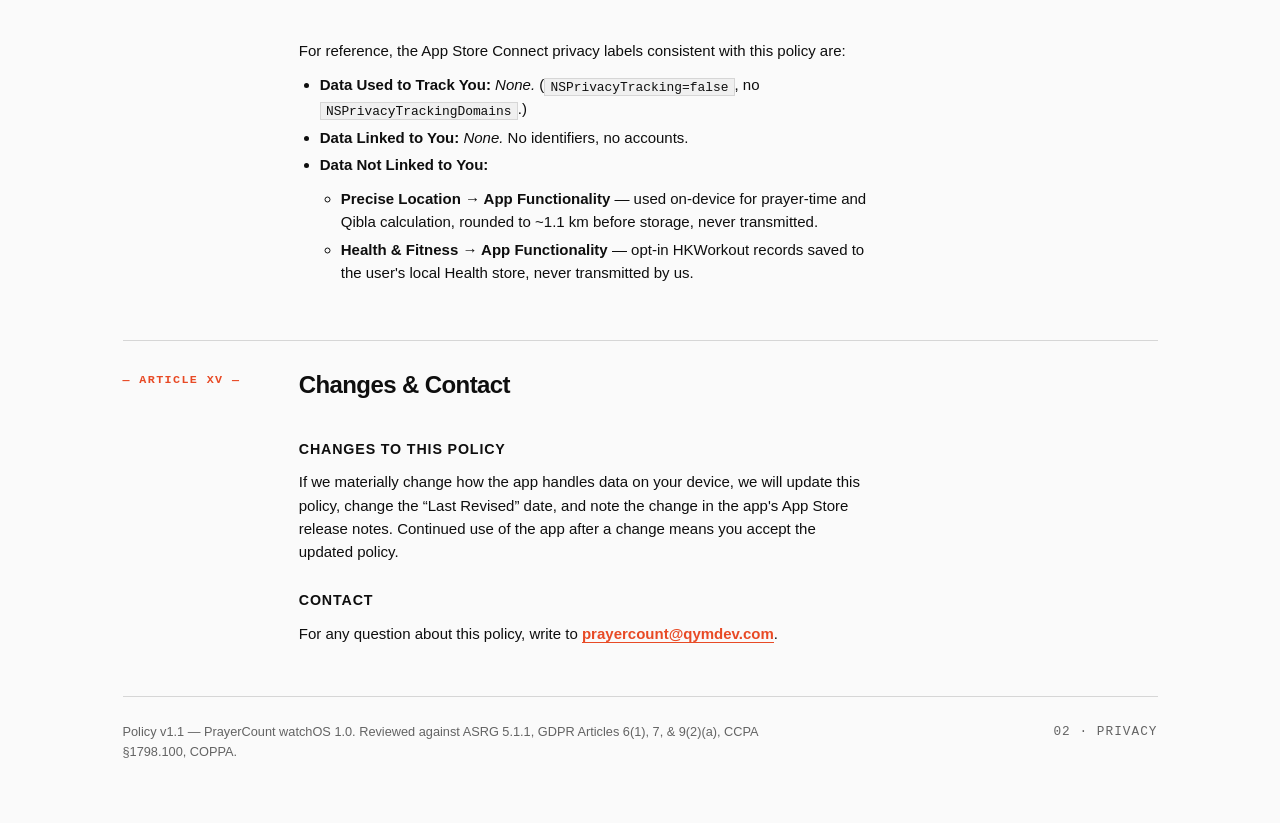
<file: prayercount/privacy/index.html>
<!doctype html>
<html lang="en">
<head>
  <meta charset="utf-8">
  <meta name="viewport" content="width=device-width, initial-scale=1">
  <title>Privacy Policy — PrayerCount</title>
  <meta name="description" content="Privacy policy for PrayerCount, an Apple Watch rakat counter that runs entirely on your watch.">
  <link rel="stylesheet" href="../style.css">
</head>
<body>
<div class="frame">
  <header class="meta-row">
    <div><a href="https://qymdev.com/">qymdev</a> / <a href="../">prayercount</a> / privacy</div>
    <div>policy v1.1</div>
    <div>2026-05-22</div>
    <div>watchOS 1.0</div>
  </header>

  <div class="title-block">
    <p class="ord">/00 — Privacy</p>
    <h1>Privacy Policy</h1>
    <p class="dek">Everything PrayerCount accesses on your device, what it stores, and the rights you retain &mdash; in plain language and structured as <strong>fifteen short Articles</strong>.</p>
    <p class="updated">Last revised · 2026-05-22</p>
  </div>

  <div class="stats">
    <div class="stat">
      <p class="num accent">0</p>
      <p class="label">Servers operated. No backend, ever.</p>
    </div>
    <div class="stat">
      <p class="num accent">0</p>
      <p class="label">Analytics, advertising, or tracking SDKs.</p>
    </div>
    <div class="stat">
      <p class="num">100<span class="unit">%</span></p>
      <p class="label">On-device. Nothing transmitted automatically.</p>
    </div>
    <div class="stat">
      <p class="num">1.1<span class="unit">km</span></p>
      <p class="label">Coordinate precision after rounding, before storage.</p>
    </div>
  </div>

  <nav class="toc" aria-label="Articles">
    <p class="toc-title">Articles</p>
    <ol>
      <li><a href="#i">Overview</a></li>
      <li><a href="#ii">Data Controller</a></li>
      <li><a href="#iii">Summary, in Plain Words</a></li>
      <li><a href="#iv">What the App Accesses</a></li>
      <li><a href="#v">Legal Basis (GDPR)</a></li>
      <li><a href="#vi">What Stays on the Watch</a></li>
      <li><a href="#vii">Third-Party Components</a></li>
      <li><a href="#viii">Data Sharing &amp; Sale</a></li>
      <li><a href="#ix">Data Retention</a></li>
      <li><a href="#x">Your Rights</a></li>
      <li><a href="#xi">California Residents</a></li>
      <li><a href="#xii">Children</a></li>
      <li><a href="#xiii">Security</a></li>
      <li><a href="#xiv">App Store Privacy Labels</a></li>
      <li><a href="#xv">Changes &amp; Contact</a></li>
    </ol>
  </nav>

  <article class="chapter" id="i">
    <p class="ord">— Article I —</p>
    <h2>Overview</h2>
    <div class="body">
      <p class="lede">PrayerCount is an Apple Watch app that counts the rakats of your daily prayer using the watch's barometric altimeter. It runs entirely on your watch. There is no account, there are no servers, there is no analytics, and there is no advertising. This document explains what the app accesses on your device, how that information is used, and the rights you have under applicable law.</p>
    </div>
  </article>

  <article class="chapter" id="ii">
    <p class="ord">— Article II —</p>
    <h2>Data Controller</h2>
    <div class="body">
      <p>PrayerCount is developed and maintained by <strong>qymdev</strong>. For privacy questions or to exercise any of the rights described below, contact <strong><a href="mailto:prayercount@qymdev.com">prayercount@qymdev.com</a></strong>. We aim to respond within thirty days.</p>
    </div>
  </article>

  <article class="chapter" id="iii">
    <p class="ord">— Article III —</p>
    <h2>Summary, in Plain Words</h2>
    <div class="body">
      <ul>
        <li>We do not collect, receive, or store any information about you on our systems. We operate no servers.</li>
        <li>Everything the app creates &mdash; your prayer history, settings, logs, cached coordinates &mdash; stays on your Apple Watch.</li>
        <li>Location is used only on-device to calculate prayer times and the Qibla bearing. It is rounded to roughly the nearest kilometre before being saved to your watch, and it is never transmitted.</li>
        <li>The app runs a brief &ldquo;Other&rdquo; workout session on the watch while you pray so that the altimeter keeps working when the screen dims. By default, each completed prayer is also logged as a Workout entry in the Health app; you can turn this off from the &ldquo;Save as Workout&rdquo; toggle in Settings. Either way, no heart-rate, calorie, or fitness metrics are recorded.</li>
        <li>Notifications for prayer times are local only, opt-in, and scheduled entirely on your watch.</li>
        <li>We do not sell, rent, share, or trade any data. There are no third-party analytics, advertising, or tracking components in the app.</li>
        <li>The app contains a developer tip jar (small / medium / large one-time tips). Tip-jar purchases are handled entirely by Apple's StoreKit; we never see your payment details.</li>
        <li>The only path by which any device-local data can leave your watch is when <strong>you</strong> tap &ldquo;Detailed Bug Report&rdquo; in Tools &rarr; Feedback, which opens the system mail composer pre-filled with a log appendix that you review and explicitly send.</li>
      </ul>

      <blockquote class="pull-quote">
        There is nothing to share &mdash; <em>we hold no data about you.</em>
        <cite>The article, in one line</cite>
      </blockquote>
    </div>
  </article>

  <article class="chapter" id="iv">
    <p class="ord">— Article IV —</p>
    <h2>What the App Accesses on Your Device</h2>
    <div class="body">
      <h3>Barometric altimeter and motion sensor</h3>
      <p>Used to detect when you move between standing and sujood positions so the rakat counter can advance. Altitude readings are processed in memory while a prayer session is active. A per-session diagnostic file on your watch (<code>trace.csv</code>) records, for each altimeter sample during the prayer, the elapsed time, the absolute barometric altitude reading, the change from your standing baseline, and the detection state (<code>waiting</code>, <code>qiyam</code>, <code>in_sujood</code>, <code>counted</code>, <code>calibrating</code>, etc.). The file is overwritten at the start of each new prayer, so only the most recent session is kept. The diagnostic file is sandboxed to the app, written with complete file protection, excluded from device backups, and never transmitted off the device unless you explicitly include it in a Detailed Bug Report.</p>

      <h3>Location</h3>
      <p>Used only to (1) calculate the five daily prayer times for your geographic area and (2) compute the Qibla bearing toward Mecca for the in-app compass. The location permission is requested at the &ldquo;When In Use&rdquo; level (not &ldquo;Always&rdquo;) and is read at roughly kilometre-level accuracy. Coordinates are rounded to the nearest 0.01 degrees &mdash; about 1.1 kilometres &mdash; <em>before</em> they are stored in app memory or written to the watch's local preferences, so neither the running app nor the on-disk cache ever holds a value precise enough to identify your address. The rounded coordinates are used only to compute prayer times and the Qibla bearing, and are never transmitted off the device.</p>
      <p>You can deny or revoke the location permission in the watch's Settings app at any time. Without location, the app still lets you choose and count any prayer manually; the Qibla compass becomes unavailable.</p>

      <h3>Magnetometer (Qibla compass)</h3>
      <p>When the in-app Qibla compass is on screen, the watch's magnetometer provides the device's heading relative to true north. The heading and the resulting Qibla arrow angle live only in memory. They are never written to disk and never transmitted. The magnetometer is stopped automatically the moment a prayer starts.</p>

      <h3>HealthKit (workout session)</h3>
      <p>When a prayer begins, the app starts a brief <strong>HKWorkoutSession</strong> (activity type &ldquo;Other&rdquo;, location &ldquo;Indoor&rdquo;). The workout session is used to keep the barometric altimeter running while your screen dims &mdash; a platform requirement for apps that need continuous sensor access on Apple Watch.</p>
      <p>By default, when the prayer ends, a Workout record is saved to the Health app. <strong>You can turn this off</strong> at any time using the &ldquo;Save as Workout&rdquo; toggle in the app's Settings. The workout session itself is unaffected by this toggle &mdash; the sensor keep-alive always runs during prayer &mdash; the toggle only controls whether the resulting Workout record is written to Health.</p>
      <p>When a Workout record is saved, it contains the start time and end time of the prayer, the activity type (&ldquo;Other&rdquo;) and indoor flag, and a brand-name metadata field set to <code>PrayerCount &ndash; &lt;PrayerName&gt;</code> with a <code>PrayerName</code> metadata key holding the same value.</p>

      <div class="aside">
        <span class="label">Note on special-category data</span>
        <p>The metadata reveals that you used PrayerCount and which Islamic prayer the workout corresponds to. Religious-practice information is classified as <strong>special-category data</strong> under Article 9 of the GDPR; we therefore process it only with your <strong>explicit consent</strong>, expressed by leaving the &ldquo;Save as Workout&rdquo; toggle on. Toggling it off prevents any further Workout records from being written and removes our processing of religious-affiliation data via HealthKit going forward. Specifically, this means writing the prayer name to the workout entry.</p>
      </div>

      <p><strong>Whether the toggle is on or off, the app does not read any health or fitness data from HealthKit. It does not record heart rate, active energy, distance, exercise minutes, stand time, or any other fitness metric.</strong> HealthKit is read-only-disabled (<code>read: []</code> in <code>requestAuthorization</code>). We have no access to your Health data.</p>

      <h3>Notifications</h3>
      <p>If you turn on &ldquo;Prayer Time Alerts&rdquo; in Settings, the app asks for permission to send notifications and then schedules up to 60 local calendar-based reminders, one for each upcoming prayer time for your saved location. Notifications fire locally on your watch &mdash; there is no push server, no APNs token, and nothing is sent over the network. You can turn the feature off at any time from the app's Settings; this cancels all scheduled reminders.</p>

      <h3>Siri / Action Button / Complications</h3>
      <p>The app defines a &ldquo;Start Prayer&rdquo; Siri shortcut and ships two watchOS complications (a launcher and a one-tap &ldquo;Start Prayer&rdquo; deep-link). Invoking any of them does not transmit anything; they simply trigger the same code path as tapping &ldquo;Start&rdquo; in the app. The complications display only static iconography and read no personal data.</p>

      <h3>Sending feedback</h3>
      <p>Tools &rarr; Feedback offers two flows. <strong>Quick Feedback</strong> opens the system mail composer with a <code>mailto:</code> URL containing only your typed message. <strong>Detailed Bug Report</strong> also appends an inline log section to the email body containing:</p>
      <ul>
        <li>the most recent ~50&nbsp;KB of <code>events.log</code> (lifecycle events, detection states, sensor events; prayer names reduced to single-letter tags <code>F/D/A/M/I</code>; coordinates redacted),</li>
        <li>the most recent ~30&nbsp;KB of <code>trace.csv</code> (altimeter samples from the most recent prayer only &mdash; elapsed seconds, altitude in metres, drop in metres, detector state),</li>
        <li>the app version, watchOS version, and the timestamp at which the report was composed.</li>
      </ul>
      <p><code>history.json</code> is intentionally <strong>excluded</strong> from this bundle because it contains full prayer names and timestamps that some users may consider personal. The mail composer always shows you the full message before sending, and you can edit or cancel it. Nothing is uploaded automatically.</p>

      <h3>Tip jar (in-app purchases)</h3>
      <p>Settings &rarr; Support the App contains three optional one-time tips processed via Apple's StoreKit (small / medium / large consumables). The app never sees your payment method, your Apple ID, or any billing information &mdash; Apple handles all of that. We receive only an anonymised confirmation that a transaction completed, plus aggregated payout reports from Apple. Tip purchases are subject to <a href="https://www.apple.com/legal/privacy/">Apple's Privacy Policy</a> and the <a href="https://www.apple.com/legal/internet-services/itunes/">App Store &amp; Privacy notice</a>.</p>
    </div>
  </article>

  <article class="chapter" id="v">
    <p class="ord">— Article V —</p>
    <h2>Legal Basis under the GDPR</h2>
    <div class="body">
      <p>For users in the European Economic Area, the United Kingdom, and Switzerland, the legal basis under Article 6(1) of the GDPR for the on-device processing described above is <strong>Article 6(1)(b) &mdash; performance of a service you have requested by installing and using the app.</strong></p>
      <p>Information about your religious practice (the prayer names you log, and the workout brand-name metadata you save to Health) is <strong>special-category data</strong> under Article 9 GDPR. Because all processing of that data is on-device and the only optional write-out path (HealthKit Workout records) is gated behind an opt-in toggle and a HealthKit authorisation prompt, we rely on <strong>Article 9(2)(a) &mdash; your explicit consent</strong> for that processing. You can withdraw consent at any time by turning off &ldquo;Save as Workout&rdquo; in Settings, by revoking HealthKit authorisation in the watch's Settings &rarr; Privacy &rarr; Health, or by deleting the records from the Health app.</p>
      <p>Because no data leaves your device automatically, we do not act as a controller of personal data received from you. If you contact us using the email above, or send a Detailed Bug Report, we process that email correspondence under <strong>Article 6(1)(f) &mdash; legitimate interests in responding to your inquiry and improving the app.</strong></p>
    </div>
  </article>

  <article class="chapter" id="vi">
    <p class="ord">— Article VI —</p>
    <h2>What Stays on the Watch</h2>
    <div class="body">
      <p>Everything below is stored in the app's private sandbox on your Apple Watch. None of it is transmitted to us or to any third party.</p>
      <table>
        <thead>
          <tr><th>Data</th><th>Where</th><th>How long</th><th>Protection</th></tr>
        </thead>
        <tbody>
          <tr>
            <td>Prayer history (covering the last 365 days &mdash; prayer name, date, rakat count, target, duration, UUID)</td>
            <td><code>history.json</code></td>
            <td>Up to 365 days; older sessions rotate out automatically</td>
            <td><code>completeFileProtectionUnlessOpen</code>; excluded from backups</td>
          </tr>
          <tr>
            <td>Diagnostic log (lifecycle, detection state, calibration; prayer names reduced to F/D/A/M/I tags)</td>
            <td><code>events.log</code></td>
            <td>Auto-trimmed at 1&nbsp;MB</td>
            <td>Same as above</td>
          </tr>
          <tr>
            <td>Per-session sensor log (altitude readings &amp; detection states)</td>
            <td><code>trace.csv</code></td>
            <td>Overwritten each prayer</td>
            <td>Same as above</td>
          </tr>
          <tr>
            <td>App settings (method, madhab, height, calibration, language, toggles, onboarding flag)</td>
            <td><code>UserDefaults</code></td>
            <td>Until changed / uninstall</td>
            <td>OS sandbox</td>
          </tr>
          <tr>
            <td>Cached location (rounded ~1.1&nbsp;km)</td>
            <td><code>UserDefaults</code></td>
            <td>Until revoked / uninstall</td>
            <td>OS sandbox</td>
          </tr>
          <tr>
            <td>Saved HKWorkout entries (opt-out via toggle)</td>
            <td>Health app on paired iPhone</td>
            <td>Until you delete from Health</td>
            <td>HealthKit / iOS</td>
          </tr>
        </tbody>
      </table>
      <p>Diagnostic entries written while the app is running are also sent to the system unified log (<code>OSLog</code>) on your device, and the rakat detector emits <code>OSSignposter</code> performance markers to the same unified log. The unified log stays on the device and is not transmitted by this app. Coordinates that appear in log calls are explicitly marked <code>privacy: .private</code> and are redacted by the OS in any log export.</p>
    </div>
  </article>

  <article class="chapter" id="vii">
    <p class="ord">— Article VII —</p>
    <h2>Third-Party Components</h2>
    <div class="body">
      <p>The only third-party code in the app is the open-source <strong>Adhan</strong> library (<a href="https://github.com/batoulapps/adhan-swift">github.com/batoulapps/adhan-swift</a>), used on-device to compute prayer times from your coordinates. It is distributed under the MIT Licence, performs pure mathematical calculations, and makes no network calls.</p>
      <p>The app uses the following Apple-provided services. Each of them processes data under Apple's own privacy practices:</p>
      <ul>
        <li><strong>HealthKit</strong> &mdash; for the prayer workout session and (opt-in) Workout record save.</li>
        <li><strong>CoreLocation</strong> &mdash; for one-shot location fixes and magnetometer heading.</li>
        <li><strong>CoreMotion</strong> (<code>CMAltimeter</code>) &mdash; for the barometric altimeter.</li>
        <li><strong>UserNotifications</strong> &mdash; for opt-in local prayer-time alerts.</li>
        <li><strong>StoreKit 2</strong> &mdash; for the optional developer tip jar.</li>
        <li><strong>App Intents / WidgetKit</strong> &mdash; for the &ldquo;Start Prayer&rdquo; Siri shortcut and the launcher / Start Prayer complications.</li>
      </ul>
      <p>The app contains no analytics SDKs, no advertising SDKs, no crash-reporting services, no attribution SDKs, no MetricKit collector, and no social or authentication frameworks.</p>
    </div>
  </article>

  <article class="chapter" id="viii">
    <p class="ord">— Article VIII —</p>
    <h2>Data Sharing &amp; Sale</h2>
    <div class="body">
      <p>We do not share, sell, rent, disclose, or trade your information with any third party. There is nothing to share &mdash; we hold no data about you. For the purposes of the California Consumer Privacy Act (CCPA) and the California Privacy Rights Act (CPRA), <strong>we do not sell or share personal information</strong>, and have never done so.</p>
    </div>
  </article>

  <article class="chapter" id="ix">
    <p class="ord">— Article IX —</p>
    <h2>Data Retention</h2>
    <div class="body">
      <p>App-created data stays on your device for as long as the app is installed. Prayer history (<code>history.json</code>) is kept for up to 365 days, with older entries rotating out automatically. Uninstalling PrayerCount removes the entire app sandbox &mdash; all prayer history, diagnostic logs, settings, and cached coordinates are deleted along with the app. Workout records previously saved to the Health app are not affected by uninstalling PrayerCount; they can be deleted from the Health app at any time.</p>
    </div>
  </article>

  <article class="chapter" id="x">
    <p class="ord">— Article X —</p>
    <h2>Your Rights</h2>
    <div class="body">
      <p>Under applicable privacy law (the GDPR, the UK GDPR, the CCPA, and the CPRA), you have the following rights. Because all app-created data is stored only on your device and we operate no servers, you exercise these rights directly on the device.</p>
      <ul>
        <li><strong>To be informed</strong> &mdash; this policy describes what the app accesses and why.</li>
        <li><strong>To access</strong> &mdash; you can view your prayer history in the app's Prayer History screen. We hold no additional data about you.</li>
        <li><strong>To rectify</strong> &mdash; you can edit your settings, height, calibration threshold, and language in the app's Settings screen.</li>
        <li><strong>To erase</strong> &mdash; clear individual records from Prayer History (swipe-to-delete), use &ldquo;Clear All&rdquo; to wipe <code>history.json</code>, use &ldquo;Reset all settings&rdquo; in Settings, or uninstall the app to remove everything at once. To delete saved workout entries, use the Health app on your paired iPhone.</li>
        <li><strong>To restrict processing</strong> &mdash; deny or revoke any permission (Location, HealthKit, Notifications, Motion) in the watch's Settings app.</li>
        <li><strong>To data portability</strong> &mdash; export your prayer history file (<code>history.json</code>) at any time via Settings &rarr; Your Data &rarr; Share History.</li>
        <li><strong>To object</strong> &mdash; contact us if you believe any processing is unjustified.</li>
        <li><strong>To withdraw consent (Article 7 GDPR)</strong> &mdash; turn off "Save as Workout" or revoke HealthKit authorisation.</li>
        <li><strong>To lodge a complaint</strong> &mdash; if you are in the EEA, the UK, or Switzerland, with your local supervisory authority.</li>
      </ul>
    </div>
  </article>

  <article class="chapter" id="xi">
    <p class="ord">— Article XI —</p>
    <h2>California Residents</h2>
    <div class="body">
      <p>California residents have the right to know what categories of personal information are collected, to request deletion, to request correction, and to opt out of the sale or sharing of personal information. Because PrayerCount does not collect personal information on our servers and does not sell or share personal information, we have no categories to disclose for sale, and any deletion or correction request is fulfilled by the user directly on the device. We will not discriminate against you for exercising any privacy right.</p>
    </div>
  </article>

  <article class="chapter" id="xii">
    <p class="ord">— Article XII —</p>
    <h2>Children</h2>
    <div class="body">
      <p>PrayerCount is rated <strong>4+</strong> in the App Store. The app is not directed to children, does not knowingly collect personal information from any user (children or adults) on our servers, and does not contain advertising, third-party SDKs, or any feature that profiles users. We do not knowingly collect personal information from children under the age of 13 (or 16 in the EEA). If you believe a child has used the app and you wish to discuss this, contact us at the email above.</p>
    </div>
  </article>

  <article class="chapter" id="xiii">
    <p class="ord">— Article XIII —</p>
    <h2>Security</h2>
    <div class="body">
      <p>Your data is protected by the security features built into watchOS:</p>
      <ul>
        <li>Every file the app writes to disk is stored with the <code>completeFileProtectionUnlessOpen</code> data-protection class, meaning the operating system encrypts it with a key derived from your passcode.</li>
        <li>The diagnostic, history, and trace files are marked as excluded from iCloud and iTunes backups, so they are not copied off your device.</li>
        <li>Stored coordinates are rounded to roughly 1.1 kilometre before being saved, limiting their precision.</li>
        <li>We operate no servers and store no information outside your device, which eliminates the largest class of data-breach risks.</li>
      </ul>
      <p>No technical measure is perfect, but because your data stays on your device, the surface where it could be exposed is limited to your device itself.</p>
    </div>
  </article>

  <article class="chapter" id="xiv">
    <p class="ord">— Article XIV —</p>
    <h2>App Store Connect Privacy Labels</h2>
    <div class="body">
      <p>For reference, the App Store Connect privacy labels consistent with this policy are:</p>
      <ul>
        <li><strong>Data Used to Track You:</strong> <em>None.</em> (<code>NSPrivacyTracking=false</code>, no <code>NSPrivacyTrackingDomains</code>.)</li>
        <li><strong>Data Linked to You:</strong> <em>None.</em> No identifiers, no accounts.</li>
        <li><strong>Data Not Linked to You:</strong>
          <ul>
            <li><strong>Precise Location &rarr; App Functionality</strong> &mdash; used on-device for prayer-time and Qibla calculation, rounded to ~1.1&nbsp;km before storage, never transmitted.</li>
            <li><strong>Health &amp; Fitness &rarr; App Functionality</strong> &mdash; opt-in HKWorkout records saved to the user's local Health store, never transmitted by us.</li>
          </ul>
        </li>
      </ul>
    </div>
  </article>

  <article class="chapter" id="xv">
    <p class="ord">— Article XV —</p>
    <h2>Changes &amp; Contact</h2>
    <div class="body">
      <h3>Changes to this policy</h3>
      <p>If we materially change how the app handles data on your device, we will update this policy, change the &ldquo;Last Revised&rdquo; date, and note the change in the app's App Store release notes. Continued use of the app after a change means you accept the updated policy.</p>
      <h3>Contact</h3>
      <p>For any question about this policy, write to <strong><a href="mailto:prayercount@qymdev.com">prayercount@qymdev.com</a></strong>.</p>
    </div>
  </article>

  <footer>
    <p>Policy v1.1 &mdash; PrayerCount watchOS 1.0. Reviewed against ASRG 5.1.1, GDPR Articles 6(1), 7, &amp; 9(2)(a), CCPA &sect;1798.100, COPPA.</p>
    <div class="coord">02 · privacy</div>
  </footer>
</div>
</body>
</html>
</file>
<file: prayercount/style.css>
:root {
  --bg: #fafafa;
  --fg: #0e0e0e;
  --muted: #636363;
  --accent: #e84a25;
  --border: #d6d6d6;
  --grid-line: rgba(0, 0, 0, 0.04);
  --card-bg: #ffffff;
  --sans: -apple-system, BlinkMacSystemFont, "Inter Tight", "Inter", "Helvetica Neue", sans-serif;
  --mono: ui-monospace, SFMono-Regular, "JetBrains Mono", Menlo, Consolas, monospace;
}
@media (prefers-color-scheme: dark) {
  :root {
    --bg: #0a0a0a;
    --fg: #fafafa;
    --muted: #8b8b8b;
    --border: #2a2a2a;
    --grid-line: rgba(255, 255, 255, 0.04);
    --card-bg: #141414;
  }
}
* { box-sizing: border-box; }
html { -webkit-text-size-adjust: 100%; }
body {
  font-family: var(--sans);
  font-size: 15px;
  line-height: 1.55;
  color: var(--fg);
  background: var(--bg);
  margin: 0;
  padding: 0;
  -webkit-font-smoothing: antialiased;
  text-rendering: optimizeLegibility;
  background-image: linear-gradient(to right, var(--grid-line) 1px, transparent 1px);
  background-size: calc((100% - 3em) / 12) 100%;
  background-position: 1.5em 0;
  background-attachment: fixed;
  font-variant-numeric: tabular-nums;
}
.frame { max-width: 1080px; margin: 0 auto; padding: 1.5em 1.5em 5em; }

.meta-row {
  display: grid;
  grid-template-columns: repeat(12, 1fr);
  gap: 1em;
  font-family: var(--mono);
  font-size: 0.74em;
  letter-spacing: 0.06em;
  text-transform: uppercase;
  color: var(--muted);
  border-bottom: 1px solid var(--border);
  padding: 0.6em 0;
  margin-bottom: 4em;
}
.meta-row > div { grid-column: span 3; }
.meta-row > div:last-child { text-align: right; grid-column: 10 / -1; }
.meta-row a { color: var(--muted); text-decoration: none; }
.meta-row a:hover { color: var(--accent); }

.hero {
  display: grid;
  grid-template-columns: repeat(12, 1fr);
  gap: 1.5em;
  margin-bottom: 3em;
  align-items: end;
}
.hero .ord {
  grid-column: 1 / span 1;
  font-family: var(--mono);
  font-size: 0.9em;
  font-weight: 700;
  color: var(--accent);
  align-self: start;
  letter-spacing: 0.06em;
  padding-top: 0.6em;
}
.hero h1 {
  grid-column: 2 / span 9;
  font-family: var(--sans);
  font-size: clamp(3em, 9.5vw, 6.4em);
  font-weight: 800;
  line-height: 0.9;
  letter-spacing: -0.05em;
  margin: 0 0 0.3em;
  color: var(--fg);
}
.hero .tagline {
  grid-column: 2 / span 8;
  font-size: 1.3em;
  line-height: 1.4;
  color: var(--muted);
  font-weight: 500;
  margin: 0;
}
.hero .tagline strong { color: var(--fg); }
.hero .signal {
  grid-column: 11 / -1;
  align-self: end;
  width: 64px;
  height: 64px;
  border: 2px solid var(--accent);
  border-radius: 14px;
  display: grid;
  place-items: center;
  color: var(--accent);
  font-family: var(--mono);
  font-size: 0.62em;
  letter-spacing: 0.1em;
  text-align: center;
  line-height: 1.2;
  font-weight: 700;
  text-transform: uppercase;
}

.stats {
  display: grid;
  grid-template-columns: repeat(12, 1fr);
  gap: 1.5em;
  border-top: 2px solid var(--fg);
  border-bottom: 2px solid var(--fg);
  padding: 1.5em 0;
  margin: 3em 0 4em;
}
.stat { grid-column: span 3; }
.stat .num {
  font-family: var(--sans);
  font-size: clamp(2.4em, 5vw, 3.6em);
  font-weight: 800;
  line-height: 0.95;
  letter-spacing: -0.04em;
  color: var(--fg);
  margin: 0 0 0.2em;
}
.stat .num .unit { font-size: 0.5em; color: var(--muted); font-weight: 600; letter-spacing: 0; margin-left: 0.15em; }
.stat .num.accent { color: var(--accent); }
.stat .label {
  font-family: var(--mono);
  font-size: 0.74em;
  letter-spacing: 0.08em;
  text-transform: uppercase;
  color: var(--muted);
  margin: 0;
  line-height: 1.4;
}

section {
  display: grid;
  grid-template-columns: repeat(12, 1fr);
  gap: 1.5em;
  padding: 3em 0;
  border-top: 1px solid var(--border);
}
section .lead {
  grid-column: 1 / span 3;
  align-self: start;
  position: sticky;
  top: 1.5em;
}
section .lead .ord {
  font-family: var(--mono);
  font-size: 0.8em;
  font-weight: 700;
  color: var(--accent);
  letter-spacing: 0.1em;
  display: block;
  margin-bottom: 0.4em;
}
section .lead h2 {
  font-family: var(--sans);
  font-size: 1.4em;
  font-weight: 800;
  letter-spacing: -0.02em;
  line-height: 1.1;
  margin: 0 0 0.5em;
  color: var(--fg);
}
section .lead .lead-dek {
  font-family: var(--sans);
  font-size: 0.92em;
  color: var(--muted);
  margin: 0;
  line-height: 1.4;
}
section .body { grid-column: 4 / -1; }
section .body > *:first-child { margin-top: 0; }

h3 {
  font-family: var(--sans);
  font-size: 0.95em;
  font-weight: 700;
  text-transform: uppercase;
  letter-spacing: 0.06em;
  margin: 1.8em 0 0.5em;
  color: var(--fg);
}
h3:first-child { margin-top: 0; }
p, ul, ol, table { margin: 0.7em 0; }

a { color: var(--accent); text-decoration: none; border-bottom: 1px solid var(--accent); }
a:hover { background: var(--accent); color: var(--bg); border-bottom-color: var(--accent); }
ul, ol { padding-left: 1.4em; }
li { margin: 0.3em 0; }

.cards {
  display: grid;
  grid-template-columns: repeat(2, 1fr);
  gap: 1em;
  margin: 1em 0;
}
.card {
  background: var(--card-bg);
  border: 1px solid var(--border);
  padding: 1.2em;
}
.card .num {
  font-family: var(--mono);
  font-size: 0.75em;
  font-weight: 700;
  color: var(--accent);
  letter-spacing: 0.1em;
  margin: 0 0 0.4em;
}
.card h4 {
  font-family: var(--sans);
  font-size: 1em;
  font-weight: 700;
  margin: 0 0 0.4em;
  letter-spacing: -0.01em;
}
.card p { margin: 0; font-size: 0.93em; color: var(--muted); }
.card ul { margin: 0.4em 0 0; padding-left: 1.2em; font-size: 0.93em; color: var(--muted); }

code {
  font-family: var(--mono);
  font-size: 0.86em;
  background: var(--grid-line);
  padding: 0.05em 0.4em;
  border: 1px solid var(--border);
}

.links {
  display: flex;
  flex-wrap: wrap;
  gap: 0.5em;
  margin: 0.5em 0 0;
}
.links a {
  display: inline-block;
  padding: 0.7em 1.2em;
  border: 1px solid var(--border);
  background: transparent;
  color: var(--fg);
  text-decoration: none;
  font-weight: 500;
  font-size: 0.92em;
  letter-spacing: 0.01em;
}
.links a:hover {
  background: var(--fg);
  color: var(--bg);
  border-color: var(--fg);
}

table {
  width: 100%;
  border-collapse: collapse;
  font-size: 0.88em;
}
th, td {
  padding: 0.7em 0.6em;
  text-align: left;
  vertical-align: top;
  border-bottom: 1px solid var(--border);
}
th {
  font-family: var(--sans);
  text-transform: uppercase;
  letter-spacing: 0.08em;
  font-size: 0.72em;
  font-weight: 700;
  color: var(--muted);
  border-bottom: 2px solid var(--fg);
}

.updated {
  font-family: var(--mono);
  font-size: 0.78em;
  color: var(--muted);
  text-transform: uppercase;
  letter-spacing: 0.1em;
  margin-bottom: 0;
}

.flow {
  display: grid;
  grid-template-columns: 1fr auto 1fr;
  align-items: center;
  gap: 1em;
  padding: 1em;
  background: var(--card-bg);
  border: 1px solid var(--border);
  margin: 1em 0;
  font-size: 0.9em;
}
.flow .arrow {
  font-family: var(--mono);
  color: var(--accent);
  font-size: 1.5em;
  text-align: center;
}
.flow .source, .flow .dest {
  font-family: var(--mono);
  font-size: 0.85em;
}
.flow .source strong, .flow .dest strong {
  display: block;
  font-family: var(--sans);
  font-size: 1.05em;
  letter-spacing: -0.01em;
  margin-bottom: 0.2em;
}
.flow .dest.transmitted { color: #d63b15; font-weight: 700; text-transform: uppercase; letter-spacing: 0.05em; font-family: var(--sans); font-size: 0.85em; }
.flow .dest.local { color: var(--accent); font-weight: 700; }

footer {
  display: grid;
  grid-template-columns: repeat(12, 1fr);
  gap: 1.5em;
  margin-top: 4em;
  padding: 2em 0 0;
  border-top: 1px solid var(--border);
  font-size: 0.85em;
  color: var(--muted);
}
footer p { grid-column: 1 / span 8; margin: 0; }
footer .coord {
  grid-column: 11 / -1;
  text-align: right;
  font-family: var(--mono);
  letter-spacing: 0.08em;
  text-transform: uppercase;
}

@media (max-width: 900px) {
  .cards { grid-template-columns: 1fr; }
}
@media (max-width: 720px) {
  body { background-image: none; font-size: 14px; }
  .frame { padding: 1em 1em 3em; }
  .meta-row, .hero, .stats, section, footer { display: block; }
  .meta-row { padding: 0.6em 0; margin-bottom: 2.5em; }
  .meta-row > div { display: inline-block; margin-right: 1em; grid-column: auto; }
  .meta-row > div:last-child { display: block; text-align: left; margin-top: 0.4em; margin-right: 0; }
  .hero h1 { font-size: 3em; margin-bottom: 0.4em; }
  .hero .signal, .hero .ord { display: none; }
  .stats { padding: 1em 0; }
  .stat { display: inline-block; margin-right: 2em; margin-bottom: 1em; vertical-align: top; }
  section { padding: 2em 0; }
  section .lead { position: static; margin: 0 0 1.5em; }
  footer p, footer .coord { grid-column: auto; text-align: left; }
  footer .coord { margin-top: 0.5em; }
}

/* ═══ PRIVACY PAGE — Editorial-format structural classes ═══ */

.title-block {
  border-top: 6px solid var(--fg);
  padding: 1em 0 0;
  margin-bottom: 2.5em;
}
.title-block .ord {
  font-family: var(--mono);
  font-size: 0.78em;
  font-weight: 700;
  color: var(--accent);
  letter-spacing: 0.12em;
  margin: 0 0 0.5em;
  text-transform: uppercase;
}
.title-block h1 {
  font-family: var(--sans);
  font-size: clamp(2.6em, 7vw, 4em);
  font-weight: 800;
  line-height: 0.95;
  letter-spacing: -0.04em;
  margin: 0 0 0.5em;
  color: var(--fg);
}
.title-block .dek {
  font-family: var(--sans);
  font-size: 1.2em;
  line-height: 1.5;
  color: var(--muted);
  margin: 0 0 0.5em;
  max-width: 38em;
  font-weight: 500;
}
.title-block .dek strong { color: var(--fg); }

.toc {
  border-top: 1px solid var(--border);
  border-bottom: 1px solid var(--border);
  padding: 1.5em 0;
  margin: 2em 0 3em;
  font-family: var(--sans);
}
.toc .toc-title {
  font-family: var(--mono);
  font-size: 0.78em;
  letter-spacing: 0.12em;
  text-transform: uppercase;
  color: var(--muted);
  margin: 0 0 1em;
  font-weight: 700;
}
.toc ol {
  list-style: none;
  padding: 0;
  margin: 0;
  counter-reset: chapter;
  column-count: 2;
  column-gap: 2.5em;
}
.toc li {
  padding: 0.35em 0;
  counter-increment: chapter;
  break-inside: avoid;
  font-size: 0.95em;
}
.toc li::before {
  content: "/" counter(chapter, decimal-leading-zero) "  ";
  font-family: var(--mono);
  color: var(--accent);
  font-weight: 700;
  font-size: 0.82em;
  letter-spacing: 0.05em;
}
.toc a { color: var(--fg); text-decoration: none; border-bottom: 1px solid transparent; }
.toc a:hover { border-bottom-color: var(--accent); color: var(--accent); }

article.chapter {
  display: grid;
  grid-template-columns: repeat(12, 1fr);
  gap: 1em 1.5em;
  margin: 3em 0 0;
  padding-top: 2em;
  border-top: 1px solid var(--border);
}
article.chapter > .ord {
  grid-column: 1 / span 2;
  font-family: var(--mono);
  font-size: 0.78em;
  font-weight: 700;
  color: var(--accent);
  letter-spacing: 0.12em;
  text-transform: uppercase;
  margin: 0;
  align-self: start;
  position: sticky;
  top: 1.5em;
}
article.chapter > h2 {
  grid-column: 3 / span 9;
  font-family: var(--sans);
  font-size: 1.6em;
  font-weight: 800;
  line-height: 1.15;
  letter-spacing: -0.025em;
  margin: 0 0 1em;
  color: var(--fg);
}
article.chapter > .body {
  grid-column: 3 / span 9;
  max-width: 38em;
}
article.chapter > .body > *:first-child { margin-top: 0; }
article.chapter > .body > *:last-child { margin-bottom: 0; }

article.chapter .lede {
  font-size: 1.08em;
  line-height: 1.6;
  color: var(--fg);
}

.pull-quote {
  font-family: var(--sans);
  font-size: 1.45em;
  font-weight: 700;
  line-height: 1.3;
  letter-spacing: -0.015em;
  color: var(--fg);
  border-top: 2px solid var(--accent);
  border-bottom: 2px solid var(--accent);
  padding: 1em 0;
  margin: 2em 0;
}
.pull-quote em {
  color: var(--accent);
  font-style: italic;
}
.pull-quote cite {
  display: block;
  font-family: var(--mono);
  font-style: normal;
  font-size: 0.55em;
  font-weight: 700;
  letter-spacing: 0.15em;
  text-transform: uppercase;
  color: var(--muted);
  margin-top: 1em;
}

.aside {
  border-left: 2px solid var(--border);
  padding: 0.4em 0 0.4em 1.2em;
  margin: 1.5em 0;
  font-size: 0.95em;
  color: var(--muted);
}
.aside .label {
  font-family: var(--mono);
  font-size: 0.7em;
  font-weight: 700;
  letter-spacing: 0.14em;
  text-transform: uppercase;
  color: var(--accent);
  display: block;
  margin-bottom: 0.4em;
}
.aside p { color: var(--fg); margin: 0.5em 0; }
.aside p:first-child { margin-top: 0; }

.updated {
  font-family: var(--mono);
  font-size: 0.78em;
  color: var(--muted);
  text-transform: uppercase;
  letter-spacing: 0.12em;
  margin: 1em 0 0;
}

article.chapter h3 {
  font-family: var(--sans);
  font-size: 0.95em;
  font-weight: 700;
  text-transform: uppercase;
  letter-spacing: 0.06em;
  margin: 1.8em 0 0.5em;
  color: var(--fg);
}
article.chapter h3:first-child { margin-top: 0; }

@media (max-width: 720px) {
  article.chapter { display: block; }
  article.chapter > .ord { position: static; margin: 0 0 0.5em; }
  article.chapter > .body { max-width: none; }
  .toc ol { column-count: 1; }
  .pull-quote { font-size: 1.2em; }
}
</file>
